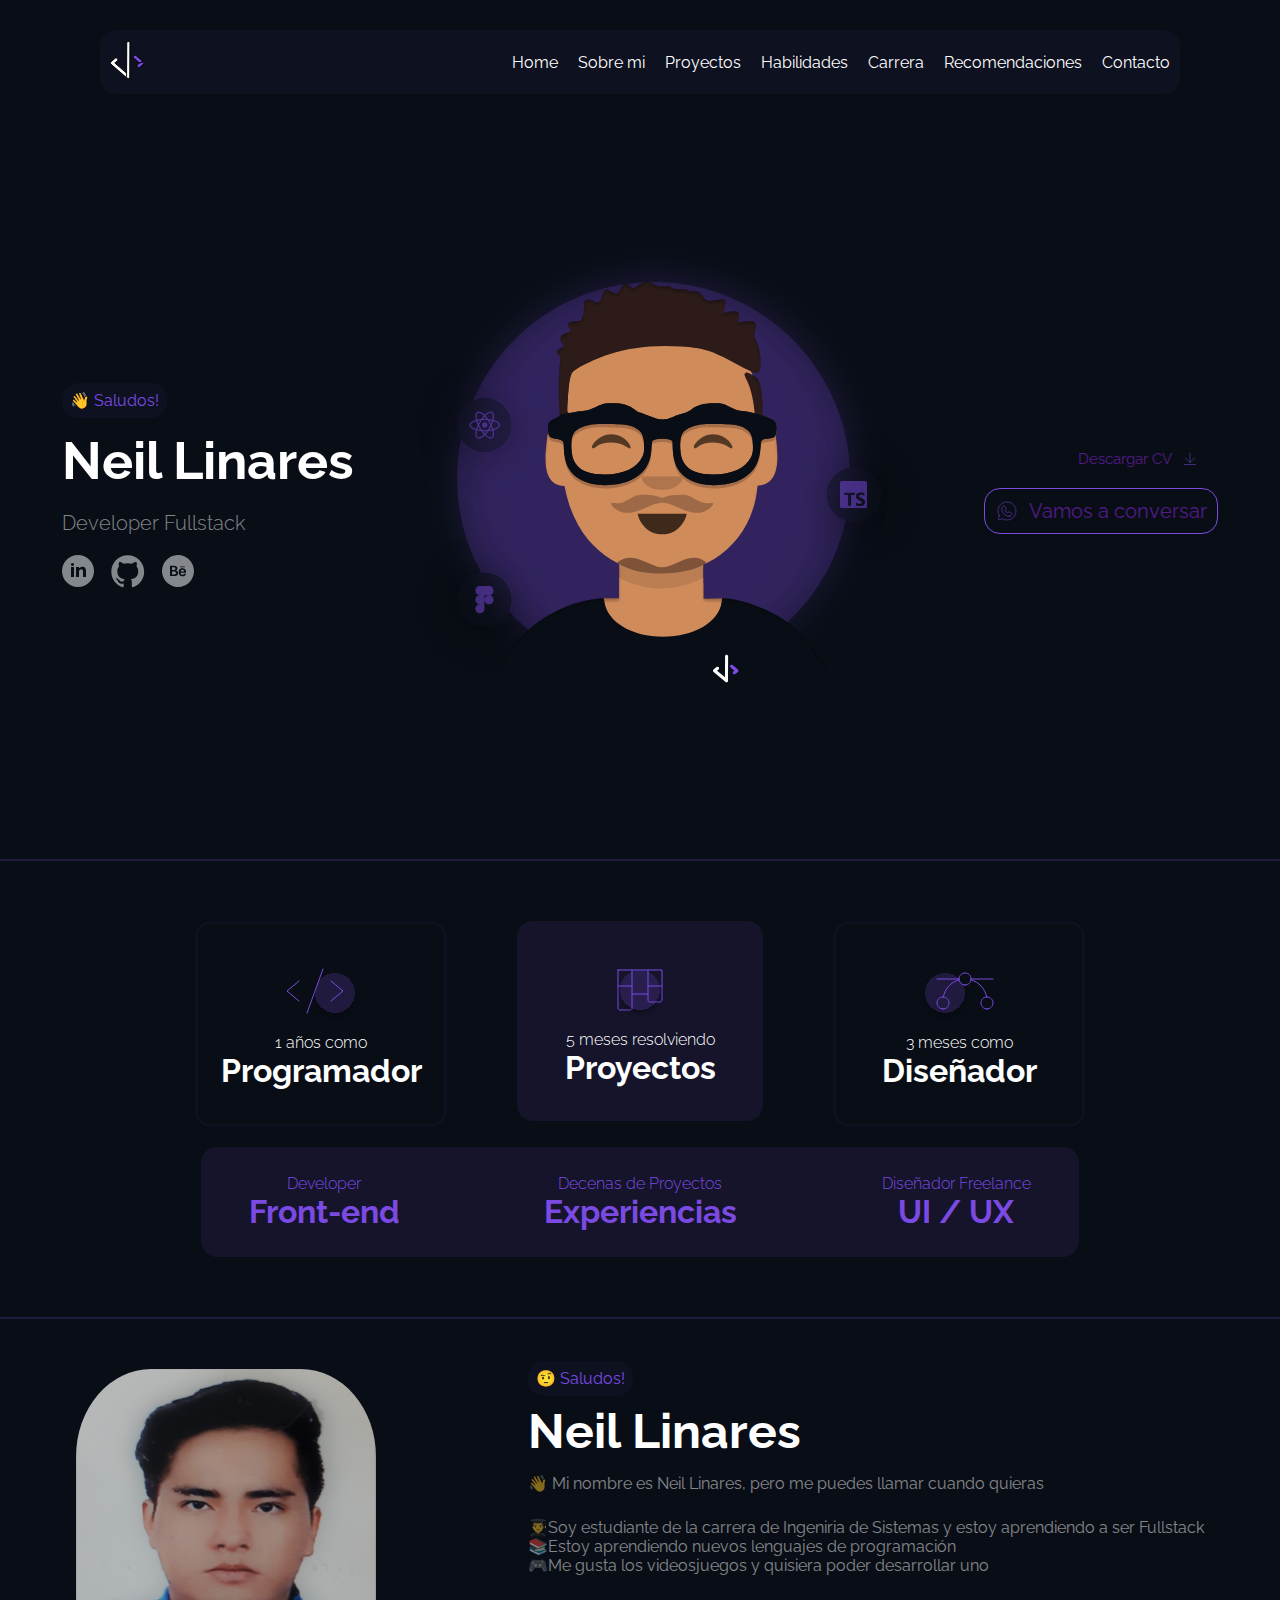
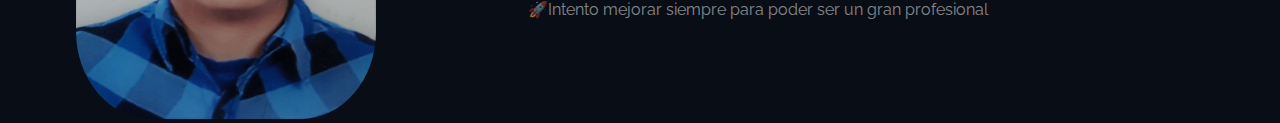
<file: Portafolio/index.html>
<!DOCTYPE html>
<html lang="en">
  <head>
    <meta charset="UTF-8" />
    <meta name="viewport" content="width=device-width, initial-scale=1.0" />
    <title>Neil Linares - Developer Fullstack</title>

    <!--link de importacionde google fonts que dice head of your html y siempre se pone antes de importar el css-->
    <link rel="preconnect" href="https://fonts.googleapis.com" />
    <link rel="preconnect" href="https://fonts.gstatic.com" crossorigin />
    <link
      href="https://fonts.googleapis.com/css2?family=Raleway:ital,wght@0,100..900;1,100..900&display=swap"
      rel="stylesheet"
    />

    <link rel="stylesheet" href="./css/style.css" />
  </head>
  <body>
    <nav>
      <div>
        <img src="./images/Logo.svg" alt="Logo" width="35px" height="40px" />
      </div>
      <div>
        <ul class="nav-list">
          <li><a href="">Home</a></li>
          <li><a href="">Sobre mi</a></li>
          <li><a href="">Proyectos</a></li>
          <li><a href="">Habilidades</a></li>
          <li><a href="">Carrera</a></li>
          <li><a href="">Recomendaciones</a></li>
          <li><a href="">Contacto</a></li>
        </ul>
      </div>
    </nav>
    <main>
      <div>
        <span class="gretting">👋 Saludos!</span>
        <h1 class="title">Neil Linares</h1>
        <p class="description">Developer Fullstack</p>
        <div class="social-links">
          <a href=""><img src="./images/linkedin.svg" alt="LinkedIn" /></a>
          <a href=""><img src="./images/github.svg" alt="Github" /></a>
          <a href=""><img src="./images/behance.svg" alt="Instagram" /></a>
        </div>
      </div>
      <div>
        <img
          src="./images/AvatarAndIcons.svg"
          alt="Neil Linares - Foto de perfil"
          width="500px"
          height="500px"
        />
      </div>
      <div>
        <div class="cv">
          <p>
            <a href="">Descargar CV</a>
          </p>
          <img src="./images/ArrowLineDown.svg" alt="Descargar" />
        </div>
        <div class="chat">
          <img src="./images/WhatsappLogo.svg" alt="Logo de Whatsapp" />
          <p>
            <a href="">Vamos a conversar</a>
          </p>
        </div>
      </div>
    </main>
    <hr class="divider" />
    <section>
      <div class="container-cards">
        <div>
          <img src="./images/Developer.svg" alt="Logo de desarrollador" />
          <p>1 años como</p>
          <h3>Programador</h3>
        </div>
        <div>
          <img src="./images/Projects.svg" alt="Logo de desarrollador" />
          <p>5 meses resolviendo</p>
          <h3>Proyectos</h3>
        </div>
        <div>
          <img src="./images/Designer.svg" alt="Logo de desarrollador" />
          <p>3 meses como</p>
          <h3>Diseñador</h3>
        </div>
      </div>
      <div class="container-summary">
        <div>
          <p>Developer</p>
          <p>Front-end</p>
        </div>
        <div>
          <p>Decenas de Proyectos</p>
          <p>Experiencias</p>
        </div>
        <div>
          <p>Diseñador Freelance</p>
          <p>UI / UX</p>
        </div>
      </div>
    </section>
    <hr class="divider" />
    <section class="sobre-mi">
      <div class="foto-perfil">
        <img
          src="./images/foto.jpg"
          alt="Foto de perfil"
          width="300px"
          height="350px"
        />
      </div>
      <div class="information">
        <span class="gretting">🤨 Saludos!</span>
        <h2>Neil Linares</h2>
        <p class="name">
          👋 Mi nombre es Neil Linares, pero me puedes llamar cuando quieras
        </p>
        <div class="about-me">
          <p>
            👨‍🎓Soy estudiante de la carrera de Ingeniria de Sistemas y estoy
            aprendiendo a ser Fullstack
          </p>
          <p>📚Estoy aprendiendo nuevos lenguajes de programación</p>
          <p>🎮Me gusta los videosjuegos y quisiera poder desarrollar uno</p>
        </div>

        <p class="end">
          🚀Intento mejorar siempre para poder ser un gran profesional
        </p>
      </div>
    </section>
  </body>
</html>
</file>
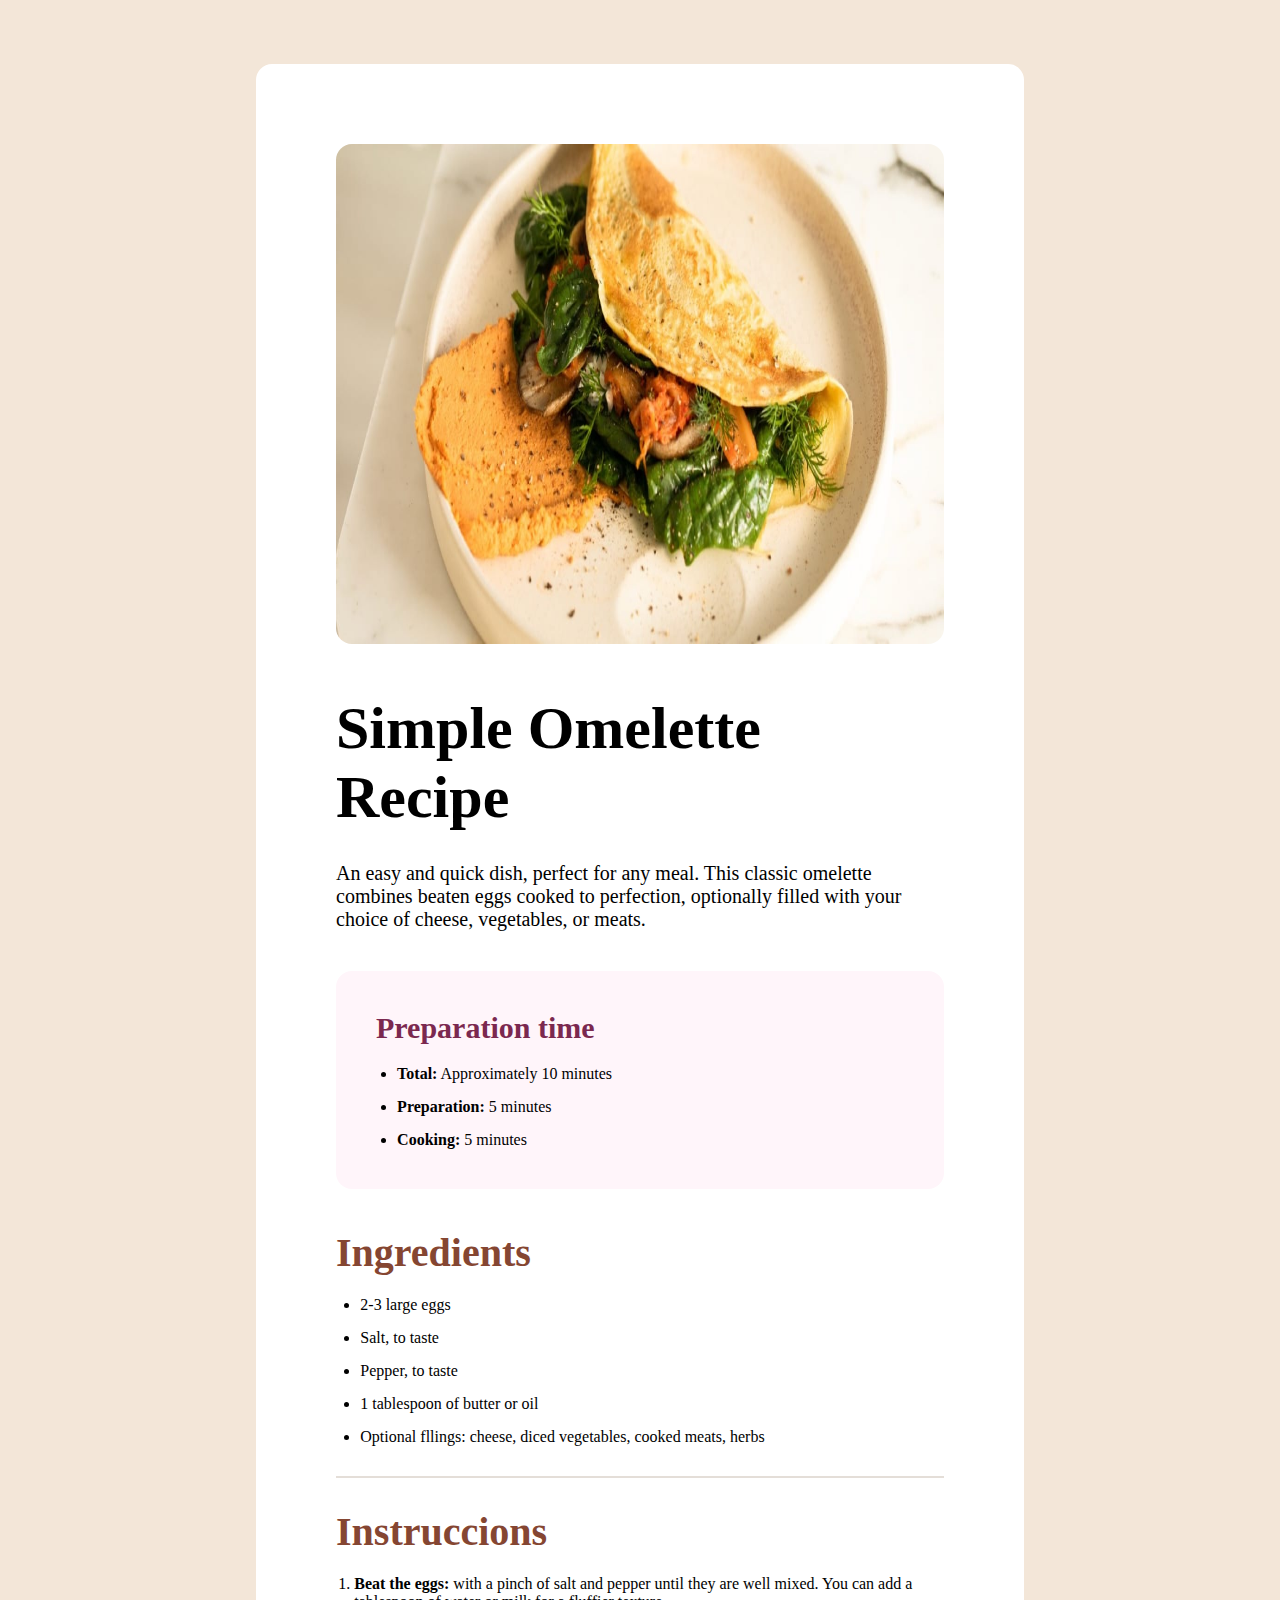
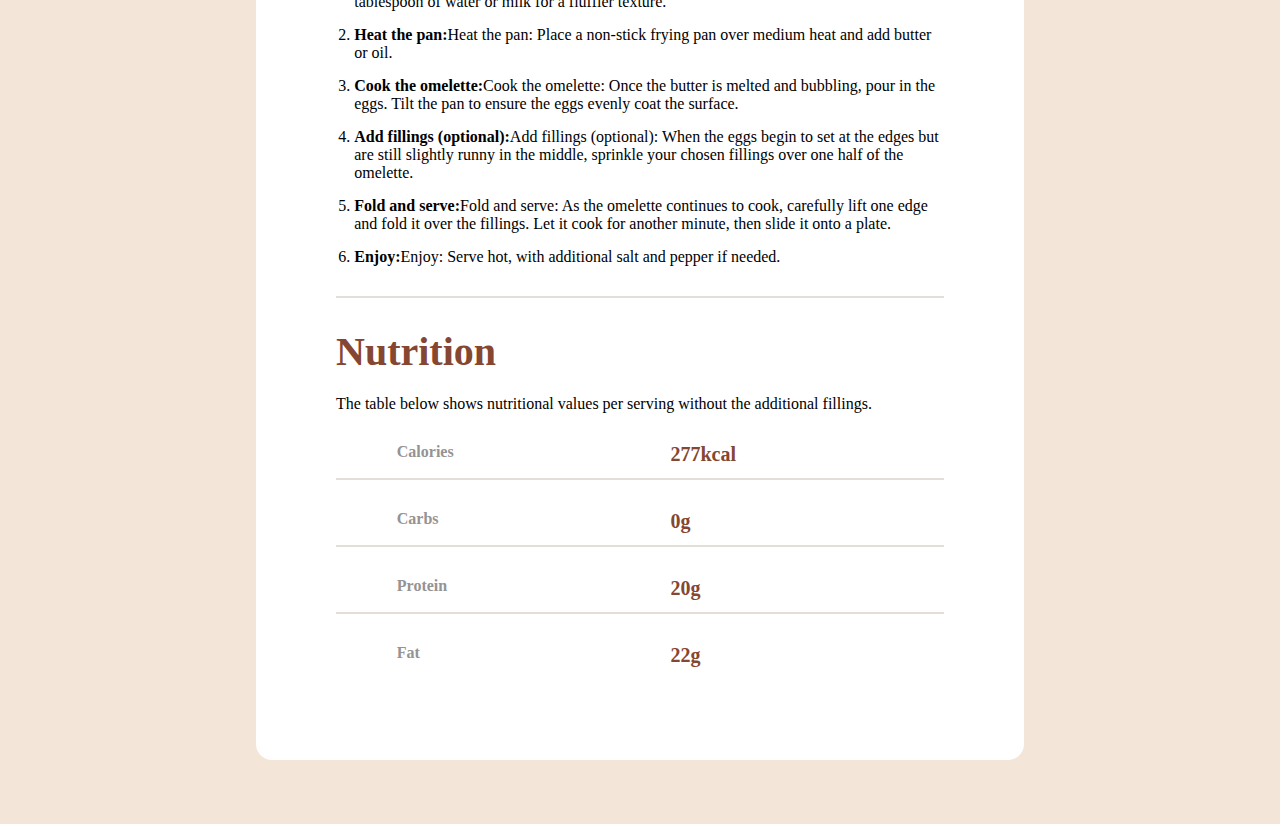
<file: Retos-Frontend-Mentor/Reto-Recipe-page/index.html>
<!DOCTYPE html>
<html lang="en">
  <head>
    <meta charset="UTF-8" />
    <meta name="viewport" content="width=device-width, initial-scale=1.0" />
    <title>Document</title>
    <link rel="stylesheet" href="./css/style.css" />
  </head>
  <body>
    <main>
      <img
        src="./images/image-omelette.jpeg"
        alt="Imagen de un omelette"
        width="100%"
        height="500px"
      />
      <div class="start-omelette">
        <h1>Simple Omelette Recipe</h1>
        <p>
          An easy and quick dish, perfect for any meal. This classic omelette
          combines beaten eggs cooked to perfection, optionally filled with your
          choice of cheese, vegetables, or meats.
        </p>
      </div>
      <div class="preparation">
        <h2>Preparation time</h2>
        <ul>
          <li><b>Total:</b> Approximately 10 minutes</li>
          <li><b>Preparation:</b> 5 minutes</li>
          <li><b>Cooking:</b> 5 minutes</li>
        </ul>
      </div>
      <div class="ingredientes">
        <p><b>Ingredients</b></p>
        <ul>
          <li>2-3 large eggs</li>
          <li>Salt, to taste</li>
          <li>Pepper, to taste</li>
          <li>1 tablespoon of butter or oil</li>
          <li>
            Optional fllings: cheese, diced vegetables, cooked meats, herbs
          </li>
        </ul>
      </div>

      <hr />

      <div class="intrucciones">
        <p><b>Instruccions</b></p>
        <ol>
          <li>
            <b>Beat the eggs:</b> with a pinch of salt and pepper until they are well
            mixed. You can add a tablespoon of water or milk for a fluffier
            texture.
          </li>
          <li>
            <b>Heat the pan:</b>Heat the pan: Place a non-stick frying pan over medium heat and add
            butter or oil.
          </li>
          <li>
            <b>Cook the omelette:</b>Cook the omelette: Once the butter is melted and bubbling, pour in
            the eggs. Tilt the pan to ensure the eggs evenly coat the surface.
          </li>
          <li>
            <b>Add fillings (optional):</b>Add fillings (optional): When the eggs begin to set at the edges but
            are still slightly runny in the middle, sprinkle your chosen
            fillings over one half of the omelette.
          </li>
          <li>
            <b>Fold and serve:</b>Fold and serve: As the omelette continues to cook, carefully lift
            one edge and fold it over the fillings. Let it cook for another
            minute, then slide it onto a plate.
          </li>
          <li><b>Enjoy:</b>Enjoy: Serve hot, with additional salt and pepper if needed.</li>
        </ol>
      </div>

      <hr />

      <div class="nutrition">
        <p><b>Nutrition</b></p>
        <p>
          The table below shows nutritional values per serving without the
          additional fillings.
        </p>
        <div class="calorias">
          <div>
            <p>Calories</p>
            <p>277kcal</p>
          </div>
          <hr />
          <div>
            <p>Carbs</p>
            <p>0g</p>
          </div>
          <hr />
          <div>
            <p>Protein</p>
            <p>20g</p>
          </div>
          <hr />
          <div>
            <p>Fat</p>
            <p>22g</p>
          </div>
        </div>
      </div>
    </main>
  </body>
</html>
</file>
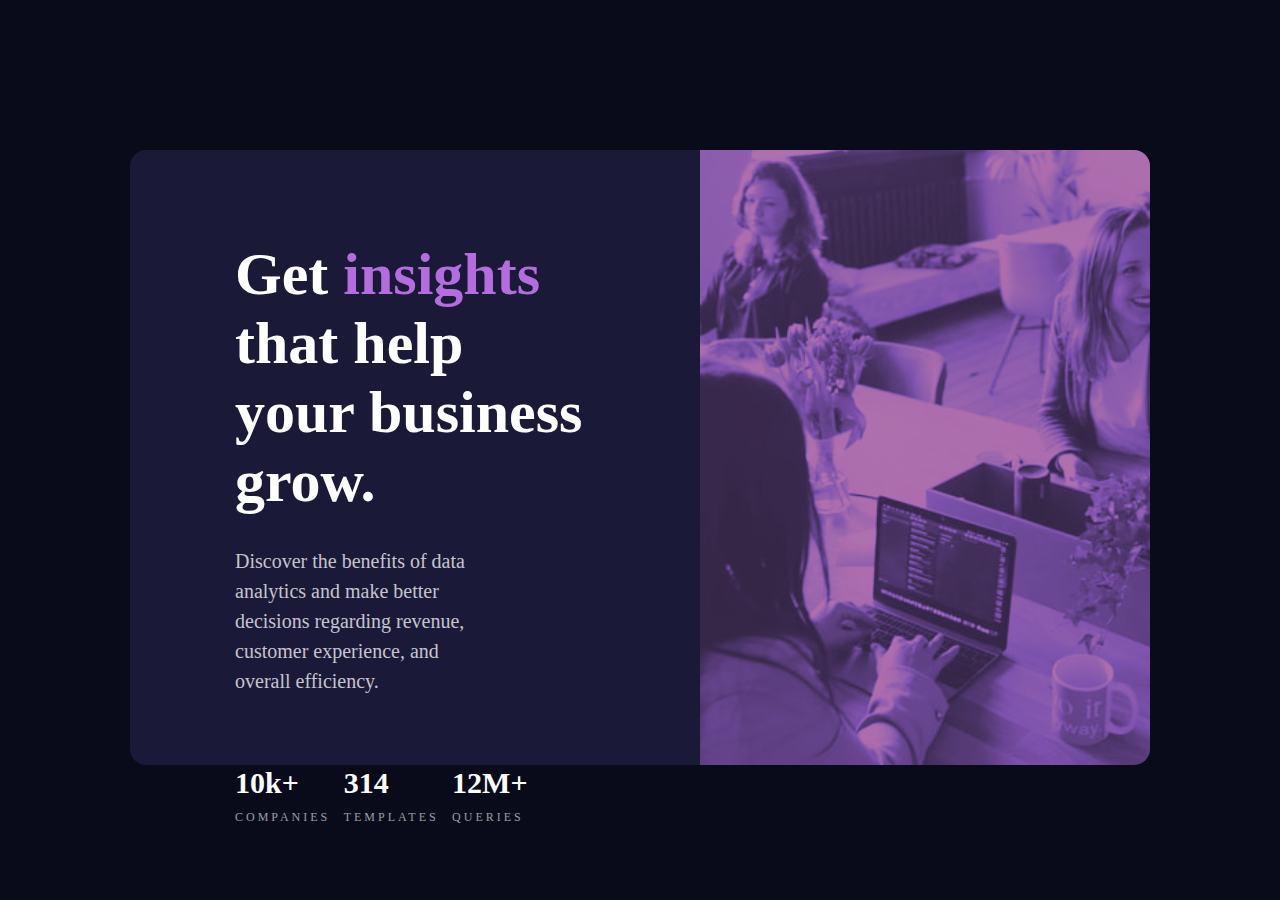
<file: Retos-Frontend-Mentor/Stats-preview-card/index.html>
<!DOCTYPE html>
<html lang="en">
  <head>
    <meta charset="UTF-8" />
    <meta name="viewport" content="width=device-width, initial-scale=1.0" />
    <title>Document</title>
    <link rel="stylesheet" href="./css/style.css">
    <link rel="stylesheet" href="./css/xl.css">
  </head>
  <body>
    <main>
      <div class="imagen"></div>
      <div class="container">
        <h1>Get <font class="palabra">insights</font> that help your business grow.</h1>
        <p class="description">Discover the benefits of data analytics and make better decisions regarding revenue, customer experience, and overall efficiency.</p>
        <div class="status">
          <div class="container-status">
            <p>10k+</p>
            <p>companies</p>
          </div>
          <div class="container-status">
            <p>314</p>
            <p>templates</p>
          </div>
          <div class="container-status">
            <p>12M+</p>
            <p>queries</p>
          </div>
        </div>
      </div>
    </main>
  </body>
</html>
</file>
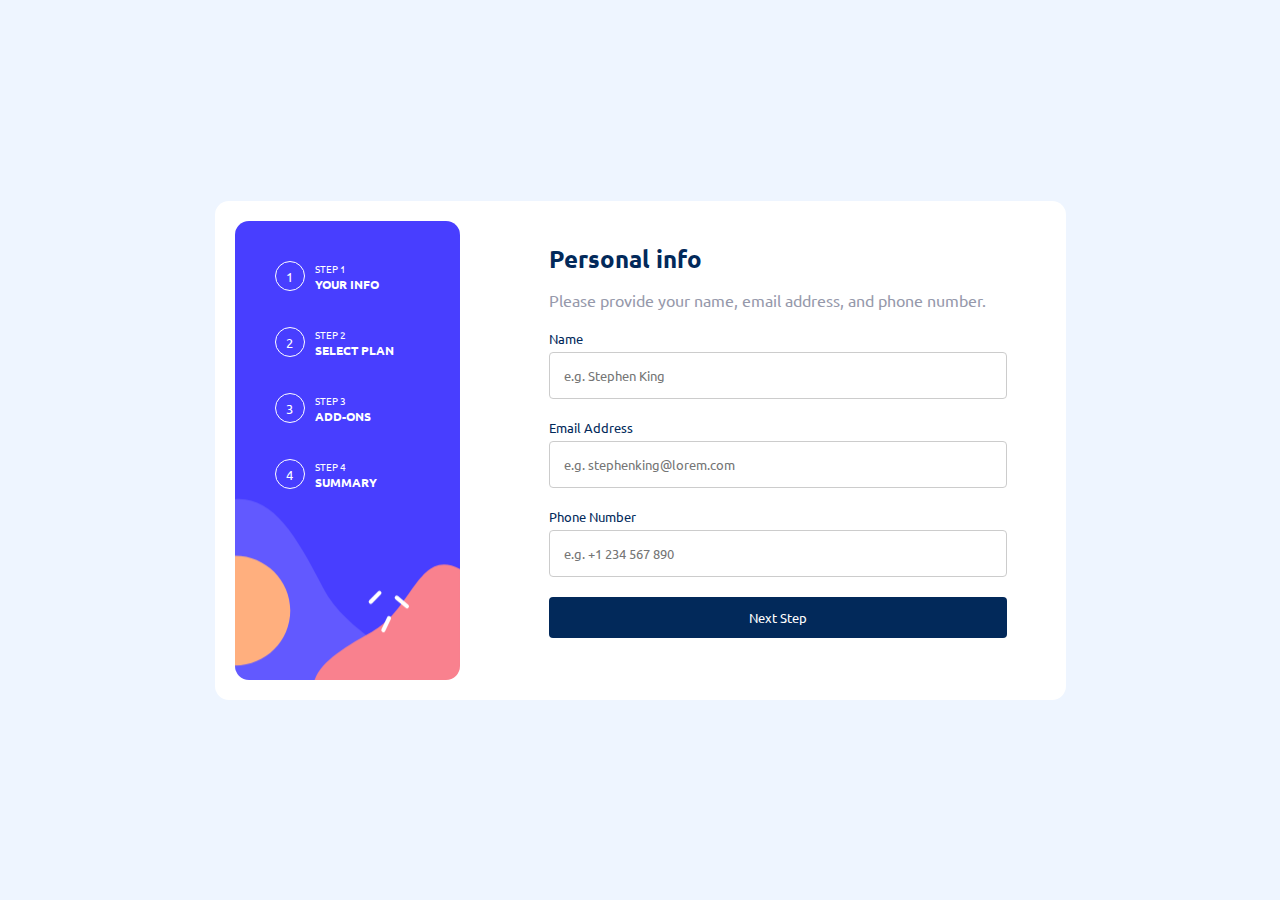
<file: semana-3/multi-step-form/index.html>
<!DOCTYPE html>
<html lang="en">
  <head>
    <meta charset="UTF-8" />
    <meta name="viewport" content="width=device-width, initial-scale=1.0" />
    <title>Multi step form - challenge</title>
    <link rel="stylesheet" href="./css/fonts.css" />
    <link rel="stylesheet" href="./css/style.css" />
    <link rel="stylesheet" href="./css/xl.css" />
  </head>
  <body>
    <main>
      <form>
        <div class="container">
          <section class="container-steps">
            <ul>
              <li><button class="step-button">1</button></li>
              <li><button class="step-button">2</button></li>
              <li><button class="step-button">3</button></li>
              <li><button class="step-button">4</button></li>
            </ul>
          </section>
          <section class="container-menu-desktop">
            <div>
              <div>
                <button class="step-button">1</button>
              </div>
              <div>
                <span class="step-title">STEP 1</span>
                <span class="step-info">YOUR INFO</span>
              </div>
            </div>
            <div>
              <div>
                <button class="step-button">2</button>
              </div>
              <div>
                <span class="step-title">STEP 2</span>
                <span class="step-info">SELECT PLAN</span>
              </div>
            </div>
            <div>
              <div>
                <button class="step-button">3</button>
              </div>
              <div>
                <span class="step-title">STEP 3</span>
                <span class="step-info">ADD-ONS</span>
              </div>
            </div>
            <div>
              <div>
                <button class="step-button">4</button>
              </div>
              <div>
                <span class="step-title">STEP 4</span>
                <span class="step-info">SUMMARY</span>
              </div>
            </div>
          </section>
          <section class="container-info">
            <div>
              <h2 class="title">Personal info</h2>
              <p class="text">
                Please provide your name, email address, and phone number.
              </p>
              <div class="container-form">
                <div>
                  <label for="input-name">Name</label>
                  <input
                    id="input-name"
                    type="text"
                    placeholder="e.g. Stephen King"
                  />
                </div>
                <div>
                  <label for="input-email">Email Address</label>
                  <input
                    id="input-email"
                    type="email"
                    placeholder="e.g. stephenking@lorem.com"
                  />
                </div>
                <div>
                  <label for="input-phone-number">Phone Number</label>
                  <input
                    id="input-phone-number"
                    type="text"
                    placeholder="e.g. +1 234 567 890"
                  />
                </div>
                <div class=" ">
                  <button class="next-button">Next Step</button>
                </div>
              </div>
            </div>
          </section>
        </div>
        <div class="footer">
          <button class="next-button">Next Step</button>
        </div>
      </form>
    </main>
  </body>
</html>
</file>
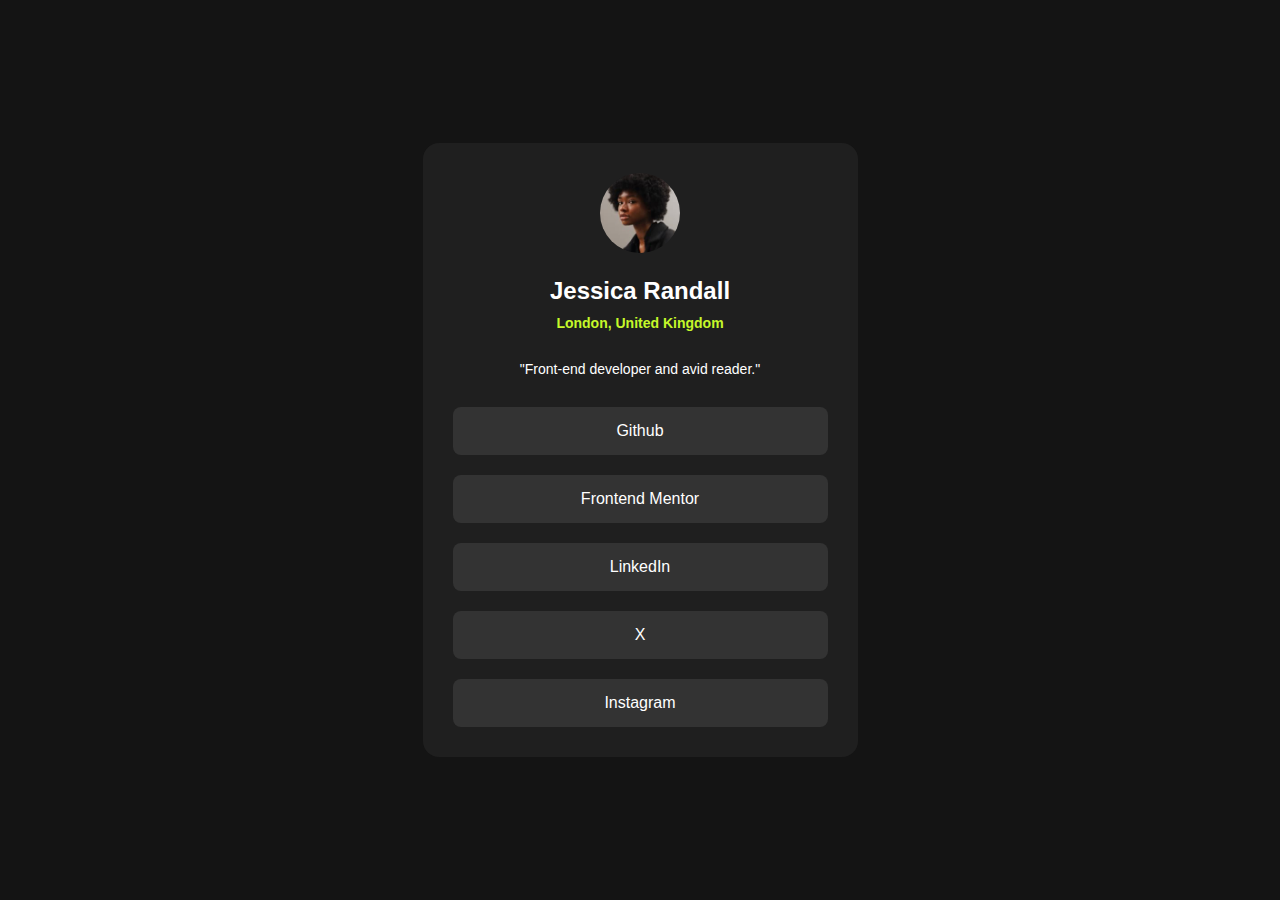
<file: semana-1/reto-1.html>
<!DOCTYPE html>
<html lang="en">
  <head>
    <meta charset="UTF-8" />
    <meta name="viewport" content="width=device-width, initial-scale=1.0" />
    <title>Primera semana - Reto 1</title>
    <link rel="stylesheet" href="./css/style.css" />
  </head>
  <body>
    <main>
      <div>
        <img
          src="images/avatar-jessica.jpeg"
          alt="Foto de perfil"
          width="80px"
          height="80px"
        />
        <h1>Jessica Randall</h1>
        <h2>London, United Kingdom</h2>
        <p>"Front-end developer and avid reader."</p>
        <ul>
          <li><a href="https://github.com/" target="_blank">Github</a></li>
          <li>
            <a href="https://www.frontendmentor.io/" target="_blank"
              >Frontend Mentor</a
            >
          </li>
          <li>
            <a href="https://pe.linkedin.com/" target="_blank">LinkedIn</a>
          </li>
          <li>
            <a href="https://www.instagram.com/?hl=es" target="_blank">X</a>
          </li>
          <li>
            <a href="https://www.instagram.com/?hl=es" target="_blank"
              >Instagram</a
            >
          </li>
        </ul>
      </div>
    </main>
  </body>
</html>
</file>
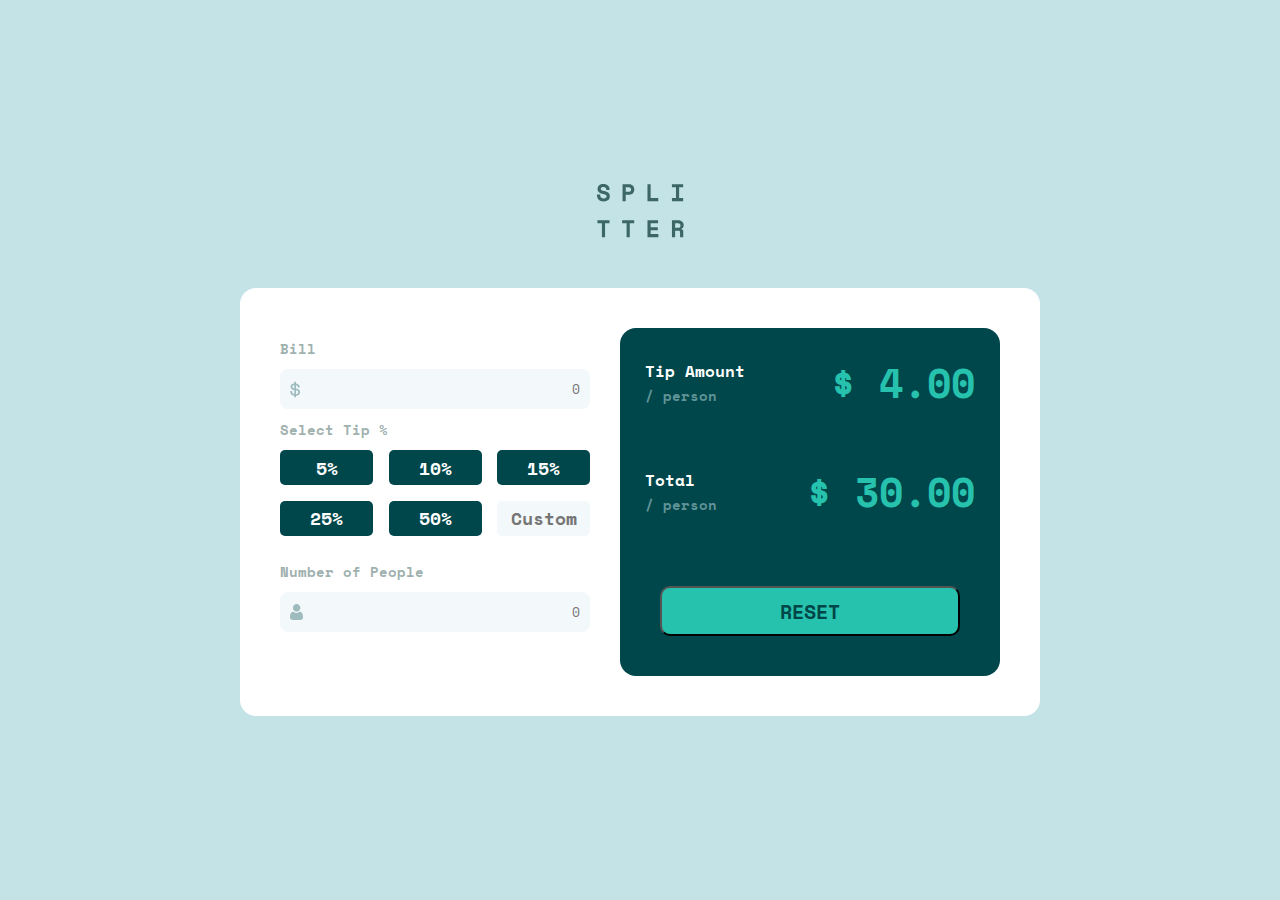
<file: semana-2/tip-calculator.html>
<!DOCTYPE html>
<html lang="en">
  <head>
    <meta charset="UTF-8" />
    <meta name="viewport" content="width=device-width, initial-scale=1.0" />
    <title>Reto 2 - Tip Calculator</title>

    <link rel="preconnect" href="https://fonts.googleapis.com" />
    <link rel="preconnect" href="https://fonts.gstatic.com" crossorigin />
    <link
      href="https://fonts.googleapis.com/css2?family=Space+Mono:wght@400;700&display=swap"
      rel="stylesheet"
    />

    <link rel="stylesheet" href="./css/style.css" />
  </head>
  <body>
    <main>
      <img src="./images/logo.svg" alt="" />
      <form>
        <div>
          <div>
            <!--el for del label da referencia al id que se creo en el input
                        el placeholder es el mensaje que contiene dentro del input-->
            <label for="input-bill" class="text-title">Bill</label>
            <div class="container-input">
              <img src="./images/icon-dollar.svg" alt="Icono de dollar" />
              <input id="input-bill" type="text" placeholder="0" />
            </div>
          </div>
          <div>
            <p class="text-title">Select Tip %</p>
            <div class="container-percentage">
              <button>5%</button>
              <button>10%</button>
              <button>15%</button>
              <button>25%</button>
              <button>50%</button>
              <input type="text" placeholder="Custom" />
            </div>
          </div>
          <div>
            <label for="input-people" class="text-title"
              >Number of People</label
            >
            <div class="container-input">
              <img src="./images/icon-person.svg" alt="Icono de persona" />
              <input id="input-people" type="text" placeholder="0" />
            </div>
          </div>
        </div>
        <div class="container-amount">
          <div class="tip-amount">
            <div>
              <p>Tip Amount</p>
              <span class="span">/ person</span>
            </div>
            <div>
              <p class="monto">$ 4.00</p>
            </div>
          </div>
          <div class="total">
            <div>
              <p>Total</p>
              <span class="span">/ person</span>
            </div>
            <div>
              <p class="monto">$ 30.00</p>
            </div>
          </div>
          <div class="reset">
            <button>RESET</button>
          </div>
        </div>
      </form>
    </main>
  </body>
</html>
</file>
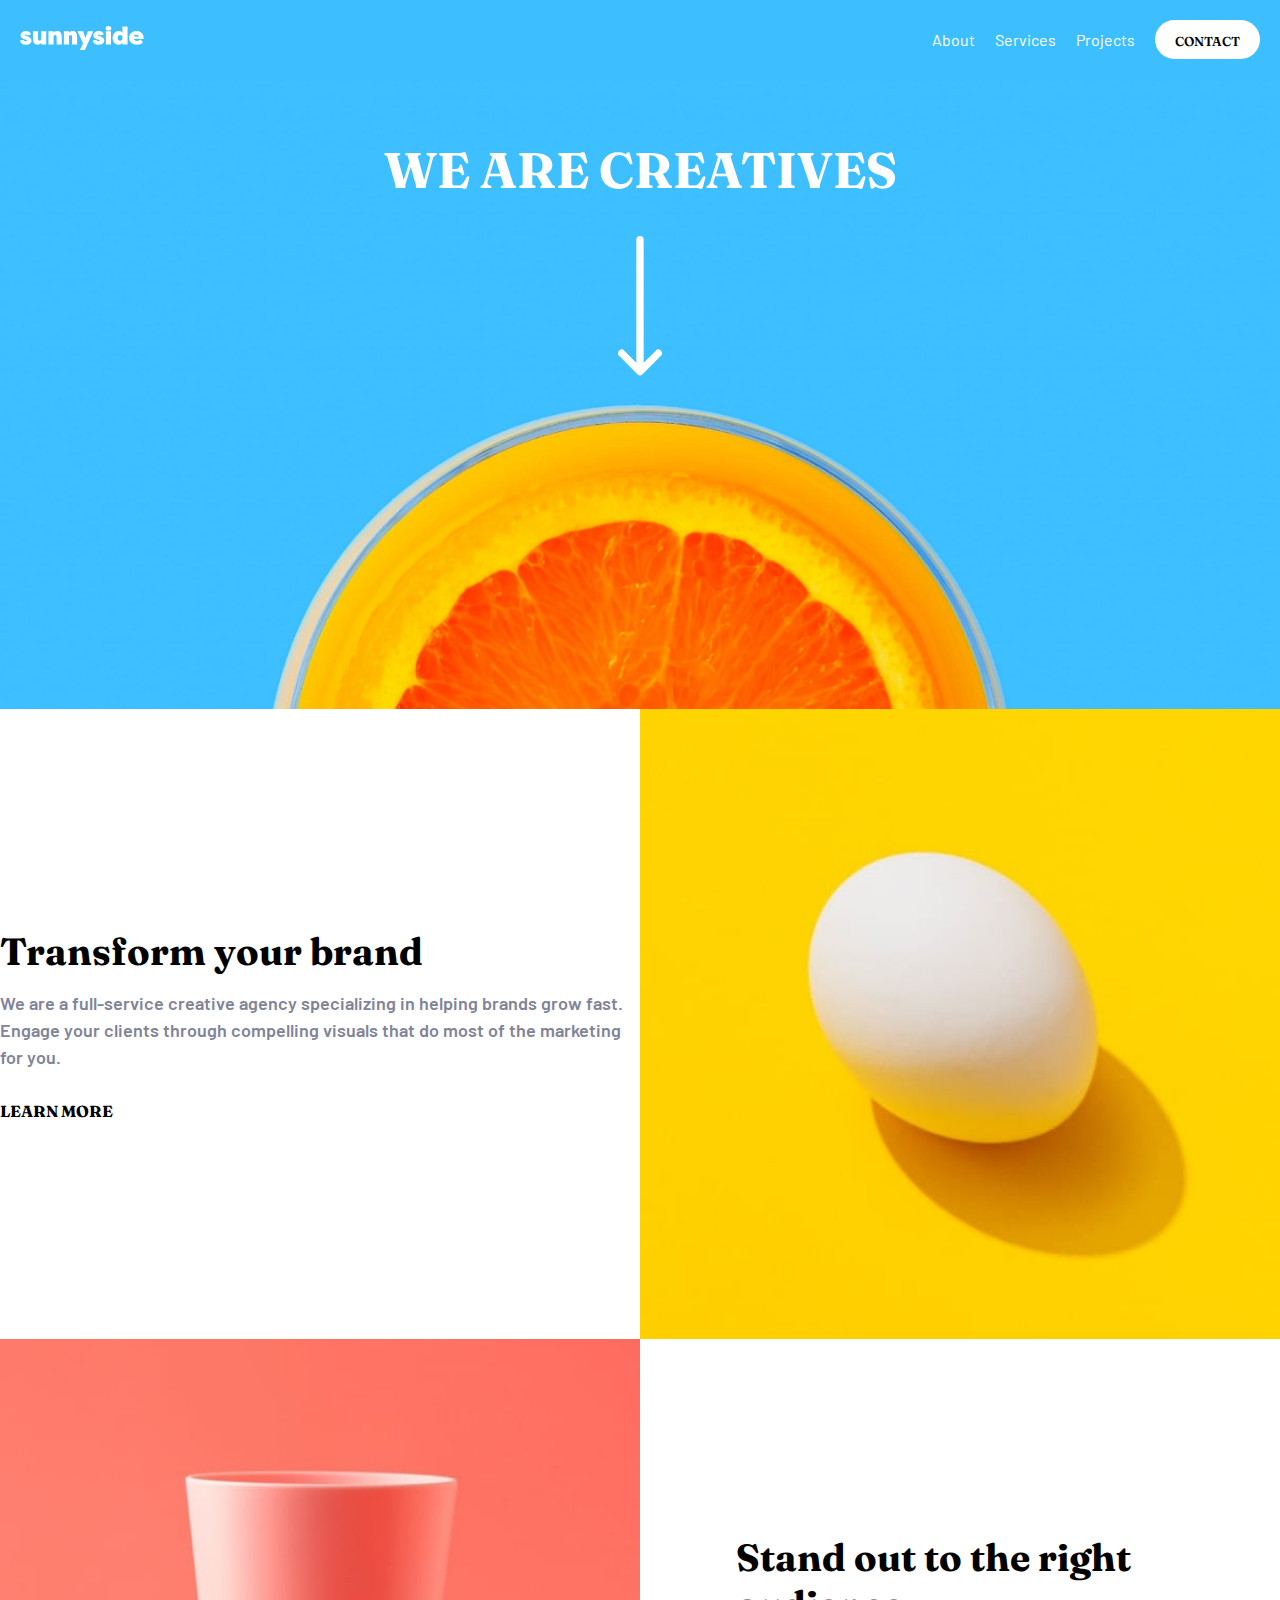
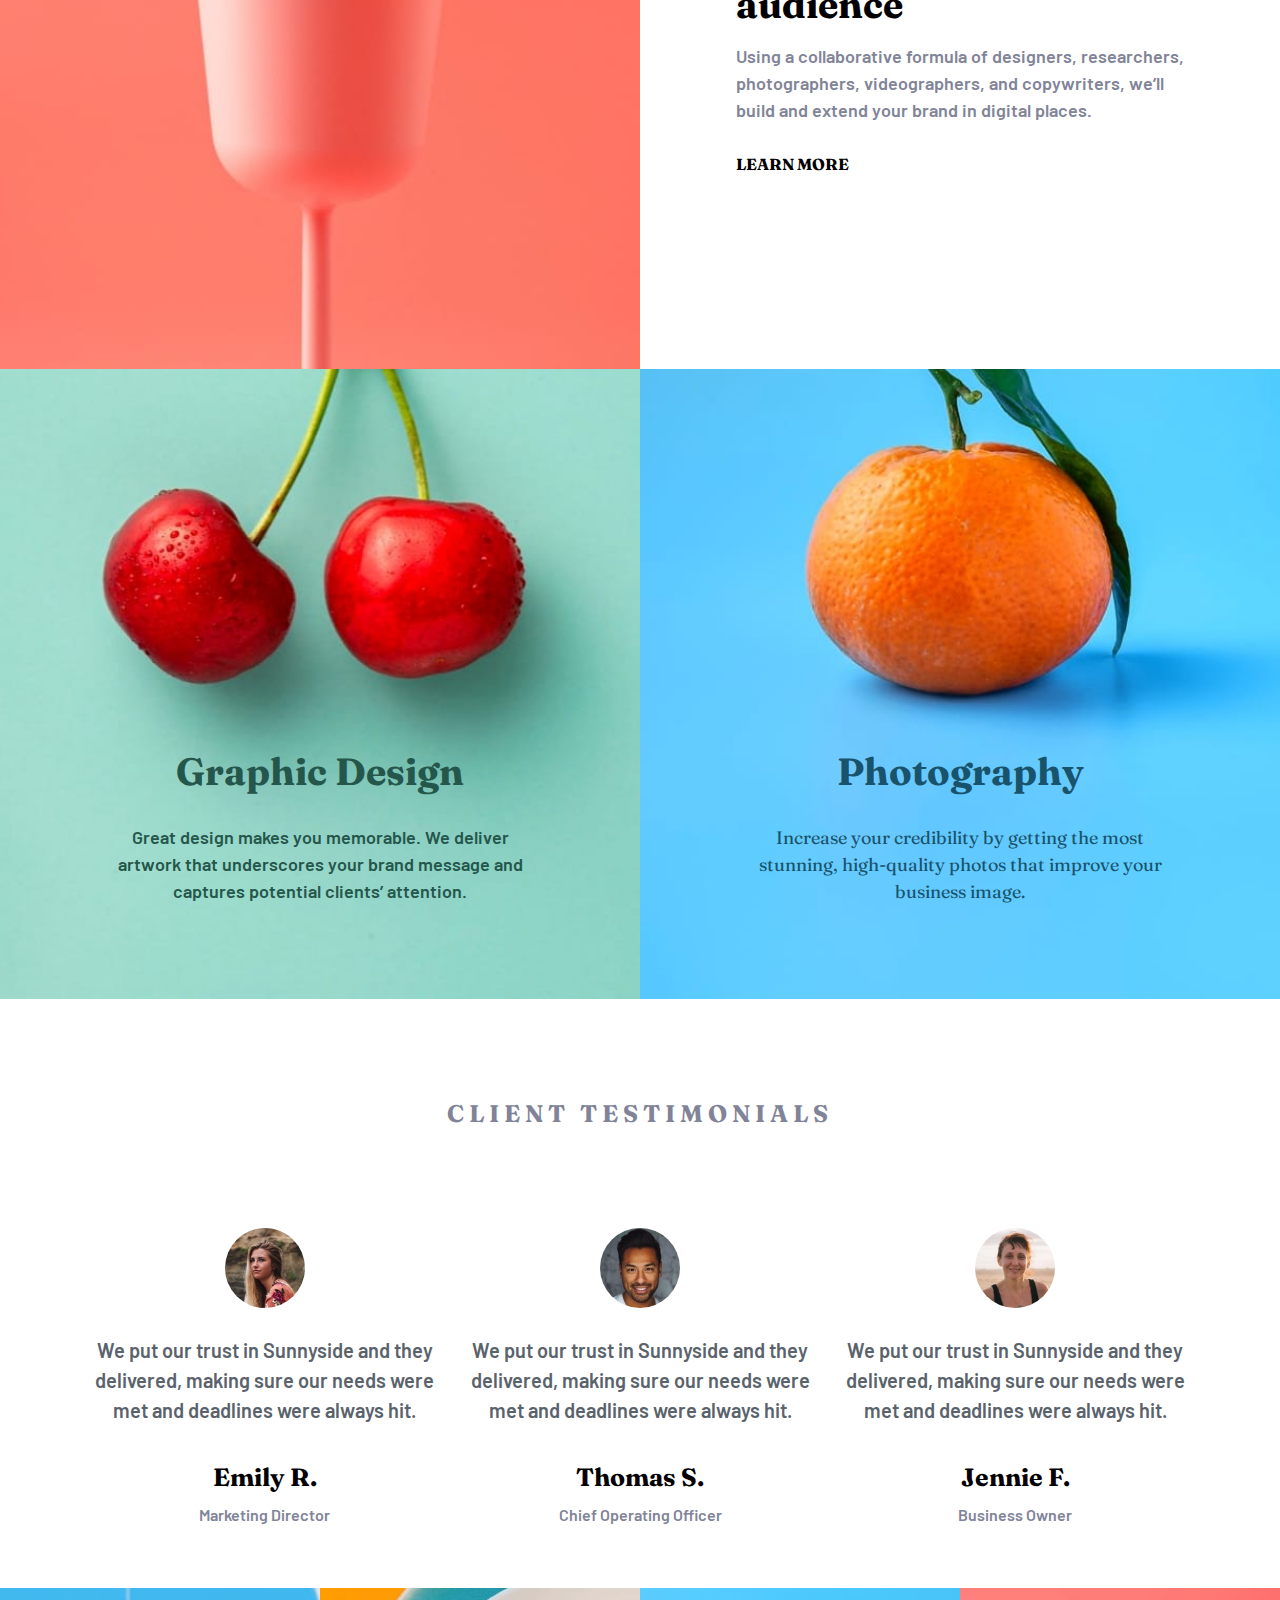
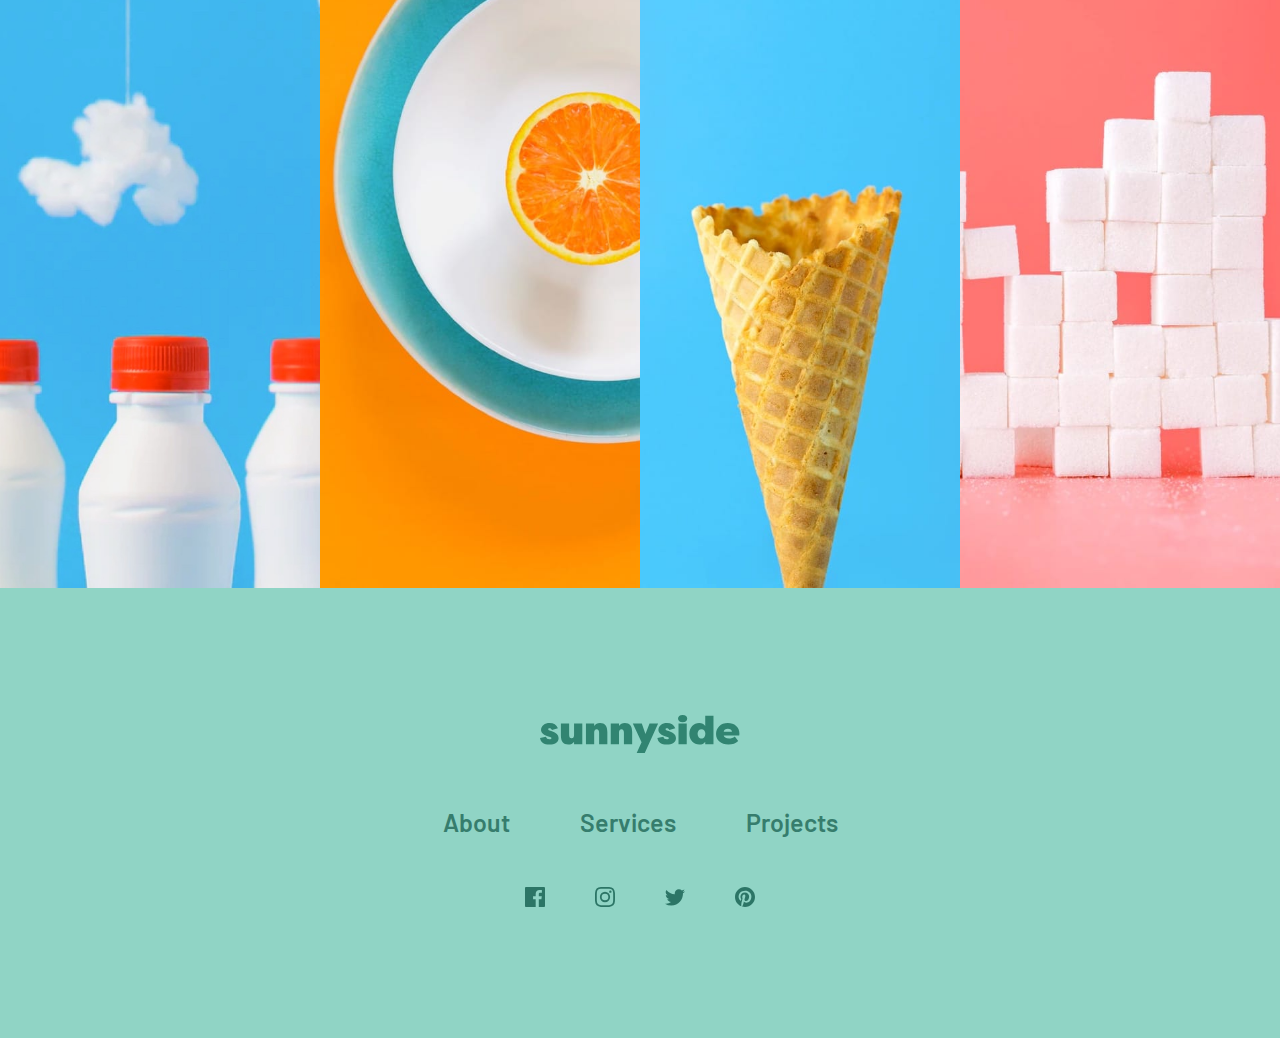
<file: semana-3/sunnyside.html>
<!DOCTYPE html>
<html lang="en">
  <head>
    <meta charset="UTF-8" />
    <meta name="viewport" content="width=device-width, initial-scale=1.0" />
    <title>Sunnyside Challenge</title>

    <link rel="preconnect" href="https://fonts.googleapis.com" />
    <link rel="preconnect" href="https://fonts.gstatic.com" crossorigin />
    <link
      href="https://fonts.googleapis.com/css2?family=Barlow:wght@600&family=Fraunces:opsz,wght@9..144,100..900&display=swap"
      rel="stylesheet"
    />

    <link rel="stylesheet" href="./css/style.css" />
  </head>
  <body>
    <nav class="nav">
      <div><img src="./assets/logo.svg" alt="logo" /></div>
      <div>
        <div>
          <button class="btn-menu">
            <img src="./assets/icons/icon-hamburger.svg" alt="icono de menu" />
          </button>
        </div>
        <div>
          <ul class="menu">
            <li><a href="">About</a></li>
            <li><a href="">Services</a></li>
            <li><a href="">Projects</a></li>
            <li><a href="">Contact</a></li>
          </ul>
        </div>
      </div>
    </nav>
    <main>
      <h1>WE ARE CREATIVES</h1>
      <img
        class="arrow-down"
        src="./assets/icons/icon-arrow-down.svg"
        alt="icono de flecha"
      />
    </main>
    <section class="section-egg">
      <div class="bg-egg"></div>
      <div class="text-center container-egg">
        <div>
          <h2>Transform your brand</h2>
          <p class="font-barlow">
            We are a full-service creative agency specializing in helping brands
            grow fast.
          </p>
          <p class="font-barlow">
            Engage your clients through compelling visuals that do most of the
            marketing for you.
          </p>
          <a class="link" href="#">Learn more</a>
        </div>
      </div>
    </section>
    <section class="section-stand">
      <div class="bg-stand"></div>
      <div class="text-center container-stand">
        <div>
          <h2>Stand out to the right audience</h2>
          <p class="font-barlow">
            Using a collaborative formula of designers, researchers,
            photographers, videographers, and copywriters, we’ll build and
            extend your brand in digital places.
          </p>
          <a class="link" href="#">Learn more</a>
        </div>
      </div>
    </section>
    <section class="container-fruit">
      <section class="bg-cherry text-center">
        <div>
          <h2>Graphic Design</h2>
          <p class="font-barlow">
            Great design makes you memorable. We deliver artwork that
            underscores your brand message and captures potential clients’
            attention.
          </p>
        </div>
      </section>
      <section class="bg-photography text-center">
        <div>
          <h2>Photography</h2>
          <p>
            Increase your credibility by getting the most stunning, high-quality
            photos that improve your business image.
          </p>
        </div>
      </section>
    </section>
    <section class="client text-center">
      <h2>Client Testimonials</h2>
      <div class="container-client">
        <div class="emily">
          <img src="./assets/people/image-emily.jpg" alt="Foto de Emily" />
          <p class="font-barlow">
            We put our trust in Sunnyside and they delivered, making sure our
            needs were met and deadlines were always hit.
          </p>
          <div class="container-name">
            <p>Emily R.</p>
            <p class="font-barlow">Marketing Director</p>
          </div>
        </div>
        <div class="thomas">
          <img src="./assets/people/image-thomas.jpg" alt="Foto de Thomas" />
          <p class="font-barlow">
            We put our trust in Sunnyside and they delivered, making sure our
            needs were met and deadlines were always hit.
          </p>
          <div class="container-name">
            <p>Thomas S.</p>
            <p class="font-barlow">Chief Operating Officer</p>
          </div>
        </div>
        <div class="jennie">
          <img src="./assets/people/image-jennie.jpg" alt="Foto de Jennie" />
          <p class="font-barlow">
            We put our trust in Sunnyside and they delivered, making sure our
            needs were met and deadlines were always hit.
          </p>
          <div class="container-name">
            <p>Jennie F.</p>
            <p class="font-barlow">Business Owner</p>
          </div>
        </div>
      </div>
    </section>
    <section class="section-mini">
      <div class="bg-mini-milk"></div>
      <div class="bg-mini-orange"></div>
      <div class="bg-mini-cone"></div>
      <div class="bg-mini-sugar"></div>
    </section>
  </body>
  <footer class="footer">
    <div>
      <img class="footer-logo" src="./assets/logo.svg" alt="" />
    </div>
    <div>
      <ul class="font-barlow flex footer-menu">
        <li>About</li>
        <li>Services</li>
        <li>Projects</li>
      </ul>
    </div>
    <div class="footer-social-media">
      <a href="">
        <img src="./assets/icons/icon-facebook.svg" alt="">
      </a>
      <a href="">
        <img src="./assets/icons/icon-instagram.svg" alt="">
      </a>
      <a href="">
        <img src="./assets/icons/icon-twitter.svg" alt="">
      </a>
      <a href="">
        <img src="./assets/icons/icon-pinterest.svg" alt="">
      </a>
    </div>
  </footer>
</html>
</file>
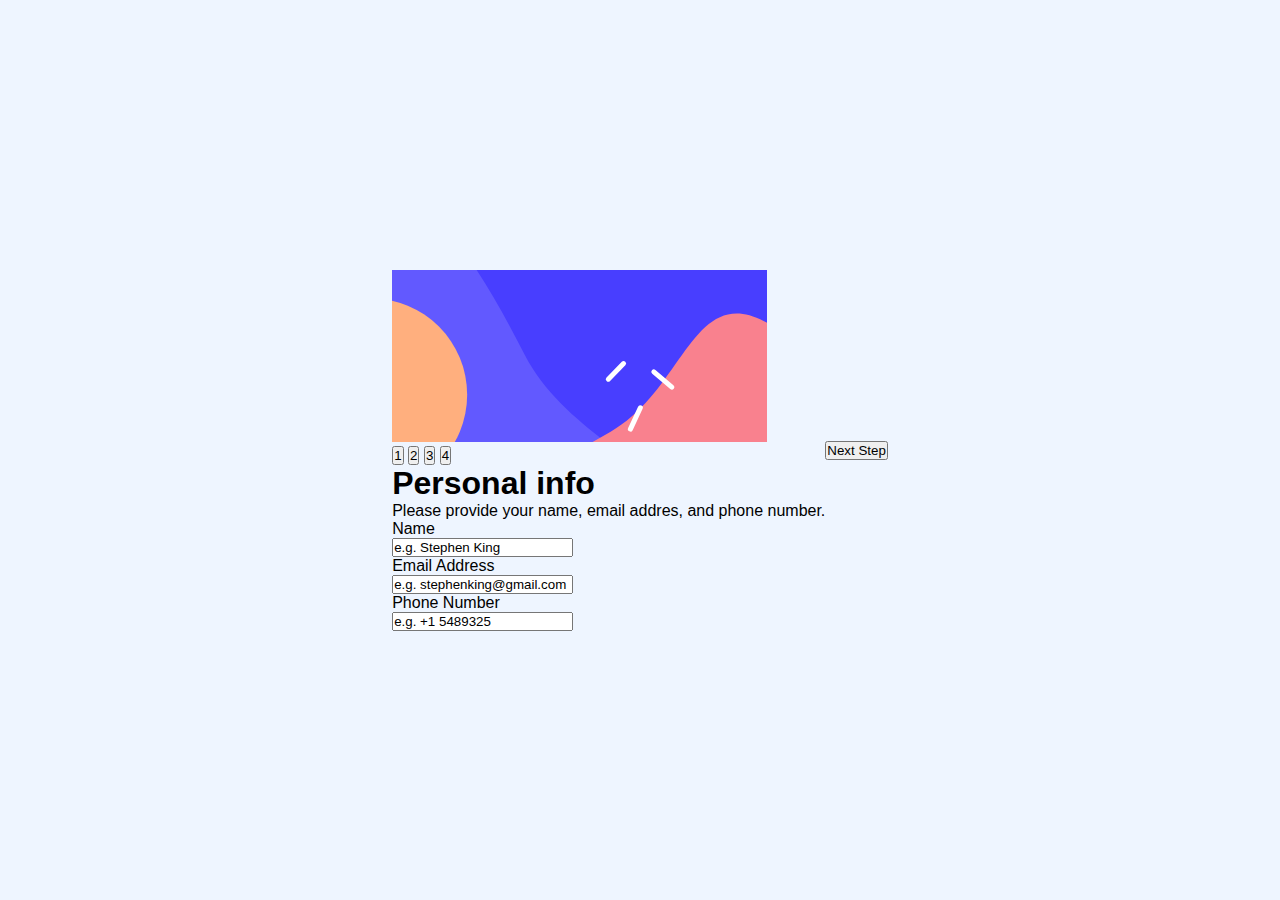
<file: semana-3/multi-step-form/index-old.html>
<!DOCTYPE html>
<html lang="en">
  <head>
    <meta charset="UTF-8" />
    <meta name="viewport" content="width=device-width, initial-scale=1.0" />
    <title>Multi step forms - Challenge</title>
    <link rel="stylesheet" href="./css/style.css" />
    <link rel="stylesheet" href="./css/xl.css">
  </head>
  <body>
    <main>
      <div class="container-1">
        <div>
          <img
            class="bg-sidebar"
            src="./assets/images/bg-sidebar-mobile.svg"
            alt="bg-sidebar"
          />
          <div class="botones-numericos">
            <button>1</button>
            <button>2</button>
            <button>3</button>
            <button>4</button>
          </div>
        </div>
        <section class="seccion-personal">
          <div class="informacion">
            <h1>Personal info</h1>
            <p class="descripcion">Please provide your name, email addres, and phone number.</p>
            <div class="checkbox">
              <p>Name</p>
              <input type="text" value="e.g. Stephen King"/>
              <p>Email Address</p>
              <input type="text" value="e.g. stephenking@gmail.com"/>
              <p>Phone Number</p>
              <input type="text" value="e.g. +1 5489325"/>
            </div>
          </div>
        </section>
      </div>
      <div class="container-2">
        <button class="boton-fijo">Next Step</button>
      </div>
    </main>
  </body>
</html>
</file>
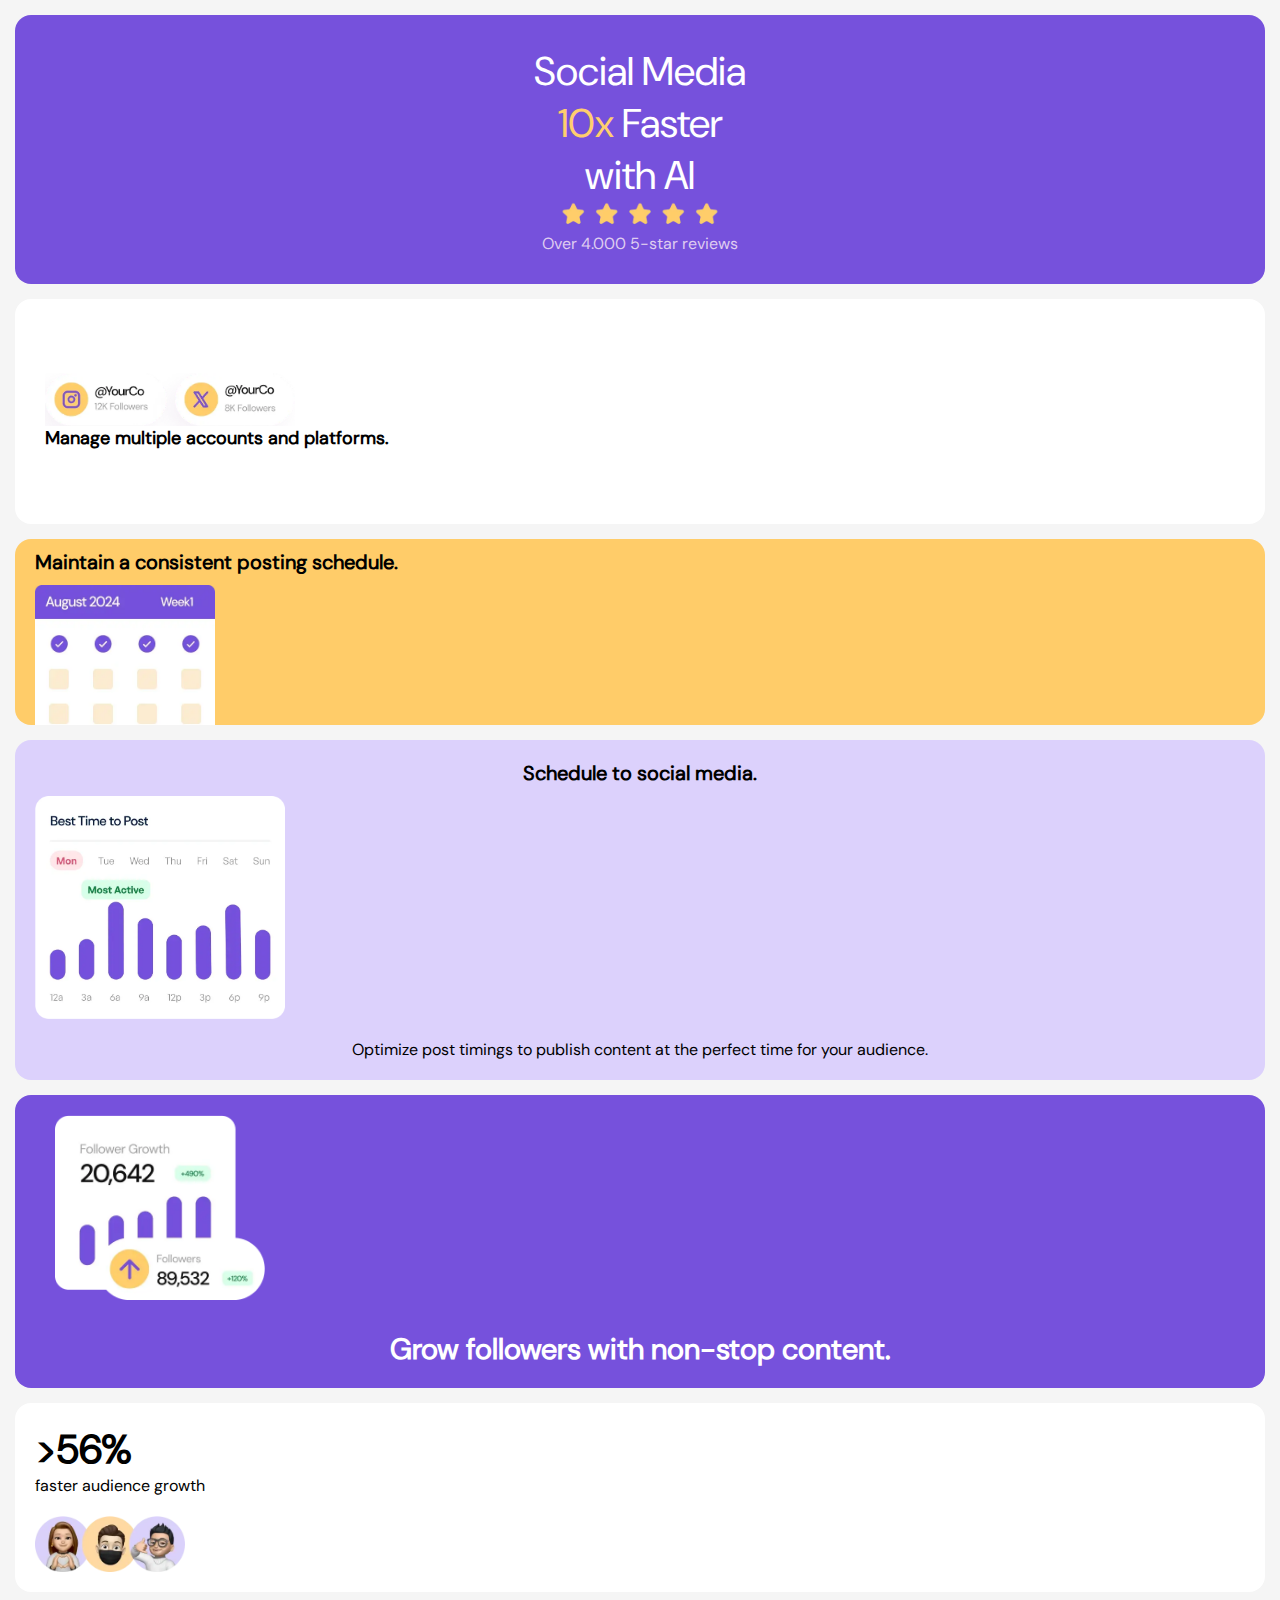
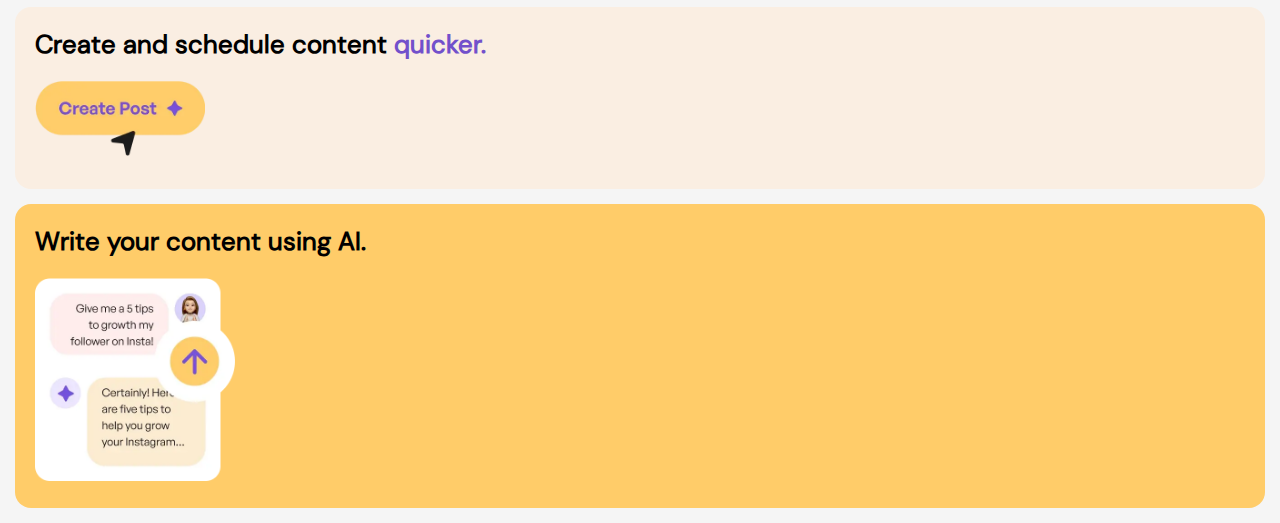
<file: semana-4/bento-grid/bento-grid.html>
<!DOCTYPE html>
<html lang="en">
  <head>
    <meta charset="UTF-8" />
    <meta name="viewport" content="width=device-width, initial-scale=1.0" />
    <title>Bento Grid - Challenges</title>
    <link rel="stylesheet" href="./css/fonts.css" />
    <link rel="stylesheet" href="./css/style.css" />
  </head>
  <body>
    <main>
      <div class="container-social">
        <div class="container-title">
          <p>Social Media</p>
          <p><font color="#FFCE6E">10x</font> Faster</p>
          <p>with AI</p>
        </div>
        <img class="stars"
          src="./assets/images/illustration-five-stars.webp"
          alt="estrellas"
          width="160px"
        />
        <p class="puntuacion">Over 4.000 5-star reviews</p>
      </div>
      <div class="logo-social">
        <img src="./assets/images/illustration-multiple-platforms.webp" alt=""
        width="250px">
        <h2>Manage multiple accounts and platforms.</h2>
      </div>
      <div class="calendario">
        <h2>Maintain a consistent posting schedule.</h2>
        <img src="./assets/images/illustration-consistent-schedule.webp" alt=""
        width="180px"
        height="140px">
      </div>
      <div class="post">
        <h3>Schedule to social media.</h3>
        <img src="./assets/images/illustration-schedule-posts.webp" alt=""
        width="250px"
        >
        <p>Optimize post timings to publish content at the perfect time for your audience.</p>
      </div>
      <div class="followers">
        <img src="./assets/images/illustration-grow-followers.webp" alt=""
        width="230px">
        <h3>Grow followers with non-stop content.</h3>
      </div>
      <div class="audience">
        <p>>56%</p>
        <p>faster audience growth</p>
        <img src="./assets/images/illustration-audience-growth.webp" alt=""
        width="150px">
      </div>
      <div class="create-post">
        <h3>Create and schedule content <font color="#7250CB">quicker.</font></h3>
        <img src="./assets/images/illustration-create-post.webp" alt=""
        width="170px">
      </div>
      <div class="ai-content">
        <h3>Write your content using AI.</h3>
        <img src="./assets/images/illustration-ai-content.webp" alt=""
        width="200px">
      </div>
    </main>
  </body>
</html>
</file>
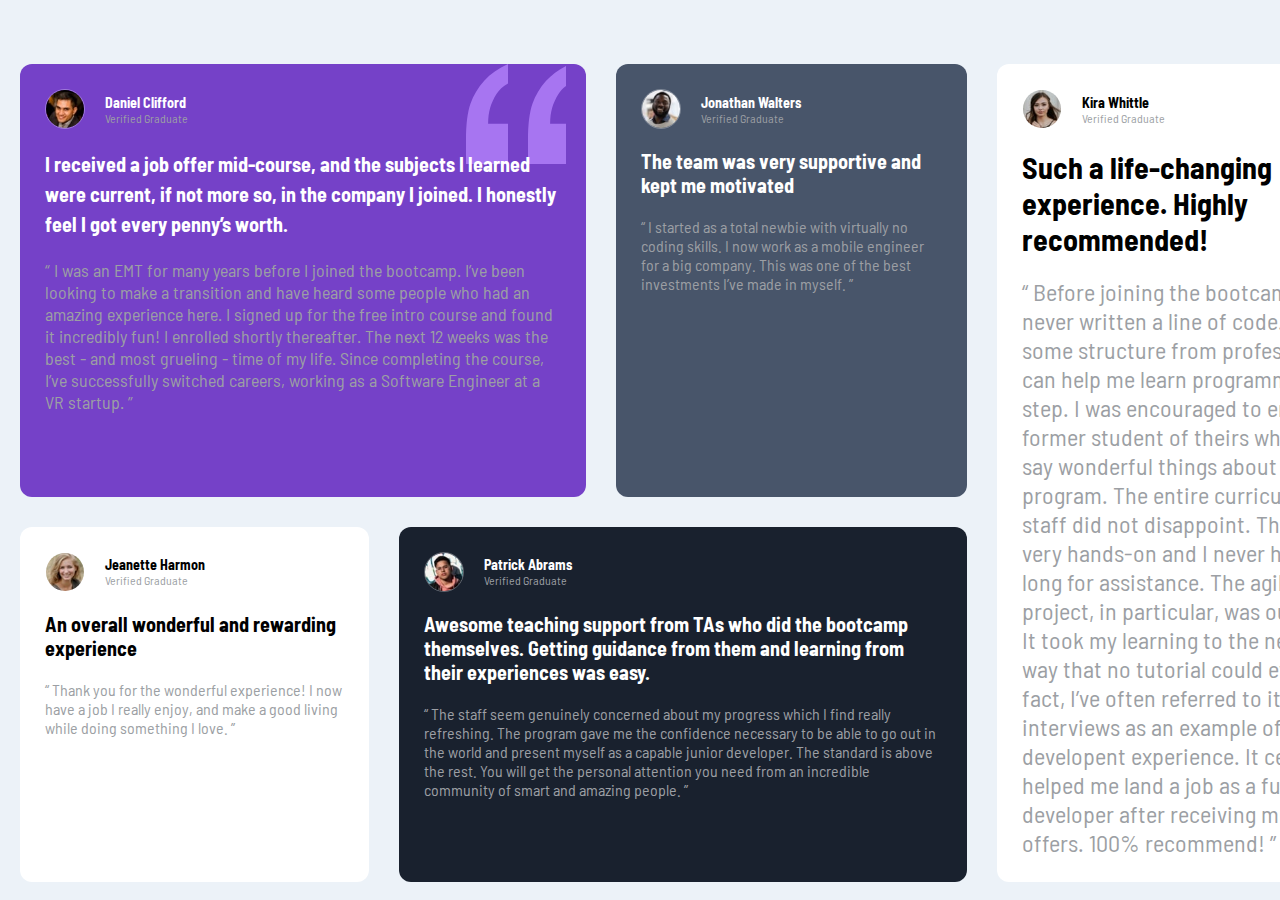
<file: semana-4/Testimonials/testimonials.html>
<!DOCTYPE html>
<html lang="en">
  <head>
    <meta charset="UTF-8" />
    <meta name="viewport" content="width=device-width, initial-scale=1.0" />
    <title>Document</title>

    <link rel="preconnect" href="https://fonts.googleapis.com" />
    <link rel="preconnect" href="https://fonts.gstatic.com" crossorigin />
    <link
      href="https://fonts.googleapis.com/css2?family=Barlow+Semi+Condensed:ital,wght@0,100;0,200;0,300;0,400;0,500;0,600;0,700;0,800;0,900;1,100;1,200;1,300;1,400;1,500;1,600;1,700;1,800;1,900&display=swap"
      rel="stylesheet"
    />

    <link rel="stylesheet" href="./css/style.css" />
    <link rel="stylesheet" href="../Testimonials/css/xl.css">
  </head>
  <body>
    <main>
      <div class="container-daniel">
        <div class="container-profile">
          <img src="./assets/images/image-daniel.jpg" alt="" />
          <div>
            <h3>Daniel Clifford</h3>
            <p>Verified Graduate</p>
          </div>
        </div>
        <h2 class="title">
          I received a job offer mid-course, and the subjects I learned were
          current, if not more so, in the company I joined. I honestly feel I
          got every penny’s worth.
        </h2>
        <p class="description">
          “ I was an EMT for many years before I joined the bootcamp. I’ve been
          looking to make a transition and have heard some people who had an
          amazing experience here. I signed up for the free intro course and
          found it incredibly fun! I enrolled shortly thereafter. The next 12
          weeks was the best - and most grueling - time of my life. Since
          completing the course, I’ve successfully switched careers, working as
          a Software Engineer at a VR startup. ”
        </p>
      </div>
      <div class="container-jonathan">
        <div class="container-profile">
          <img src="./assets/images/image-jonathan.jpg" alt="" />
          <div>
            <h3>Jonathan Walters</h3>
            <p>Verified Graduate</p>
          </div>
        </div>
        <h2 class="title">
          The team was very supportive and kept me motivated
        </h2>
        <p class="description">
          “ I started as a total newbie with virtually no coding skills. I now
          work as a mobile engineer for a big company. This was one of the best
          investments I’ve made in myself. ”
        </p>
      </div>
      <div class="container-jeanette">
        <div class="container-profile">
          <img src="./assets/images/image-jeanette.jpg" alt="" />
          <div>
            <h3>Jeanette Harmon</h3>
            <p>Verified Graduate</p>
          </div>
        </div>
        <h2 class="title">An overall wonderful and rewarding experience</h2>
        <p class="description">
          “ Thank you for the wonderful experience! I now have a job I really
          enjoy, and make a good living while doing something I love. ”
        </p>
      </div>
      <div class="container-patrick">
        <div class="container-profile">
          <img src="./assets/images/image-patrick.jpg" alt="" />
          <div>
            <h3>Patrick Abrams</h3>
            <p>Verified Graduate</p>
          </div>
        </div>
        <h2 class="title">
          Awesome teaching support from TAs who did the bootcamp themselves.
          Getting guidance from them and learning from their experiences was
          easy.
        </h2>
        <p class="description">
          “ The staff seem genuinely concerned about my progress which I find
          really refreshing. The program gave me the confidence necessary to be
          able to go out in the world and present myself as a capable junior
          developer. The standard is above the rest. You will get the personal
          attention you need from an incredible community of smart and amazing
          people. ”
        </p>
      </div>
      <div class="container-kira">
        <div class="container-profile">
          <img src="./assets/images/image-kira.jpg" alt="" />
          <div>
            <h3>Kira Whittle</h3>
            <p>Verified Graduate</p>
          </div>
        </div>
        <h2 class="title">
          Such a life-changing experience. Highly recommended!
        </h2>
        <p class="description">
          “ Before joining the bootcamp, I’ve never written a line of code. I
          needed some structure from professionals who can help me learn
          programming step by step. I was encouraged to enroll by a former
          student of theirs who can only say wonderful things about the program.
          The entire curriculum and staff did not disappoint. They were very
          hands-on and I never had to wait long for assistance. The agile team
          project, in particular, was outstanding. It took my learning to the
          next level in a way that no tutorial could ever have. In fact, I’ve
          often referred to it during interviews as an example of my developent
          experience. It certainly helped me land a job as a full-stack
          developer after receiving multiple offers. 100% recommend! ”
        </p>
      </div>
    </main>
  </body>
</html>
</file>
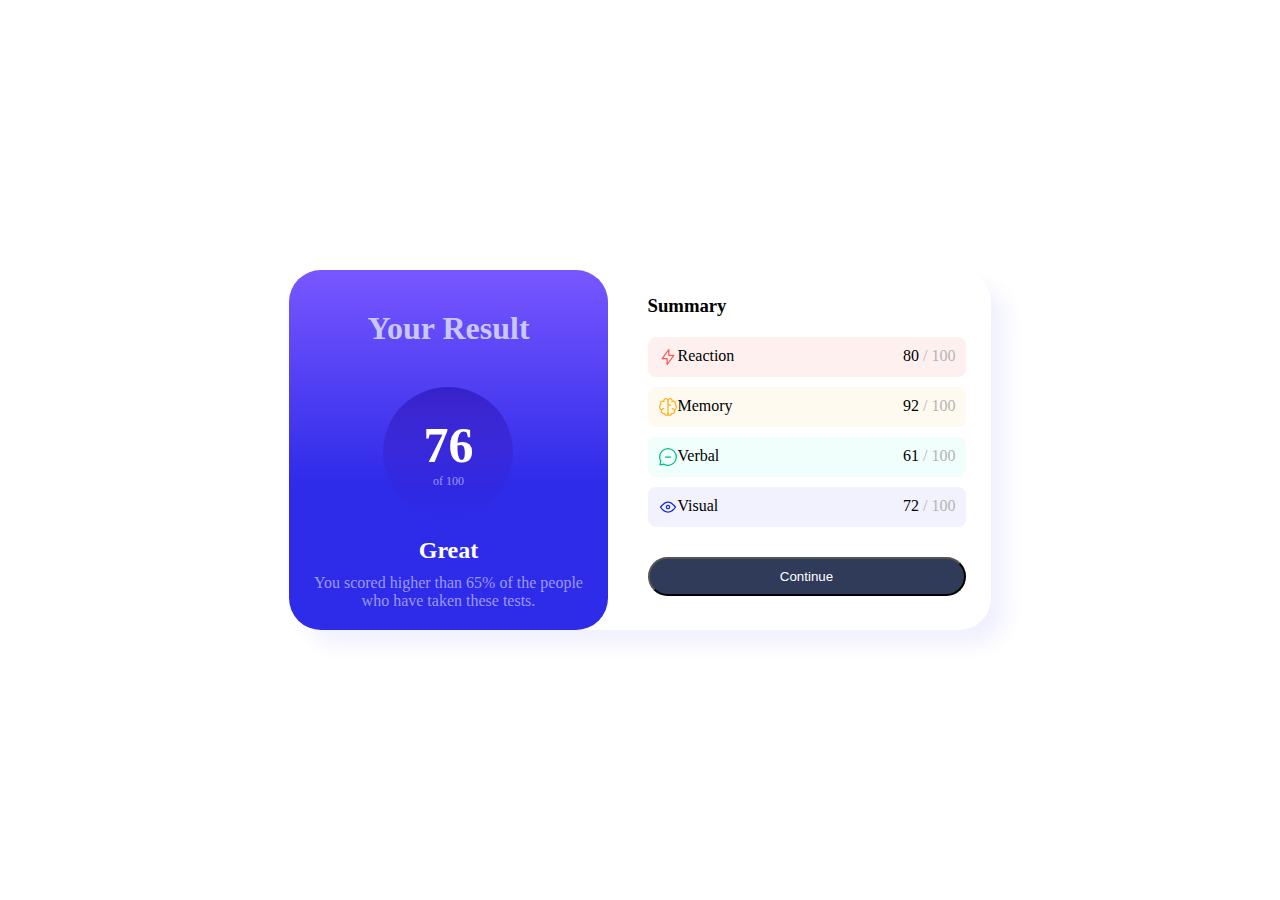
<file: tutorias/result-summary-component/result-summary.html>
<!DOCTYPE html>
<html lang="en">
  <head>
    <meta charset="UTF-8" />
    <meta name="viewport" content="width=device-width, initial-scale=1.0" />
    <title>Result Summary Components - Challenges</title>
    <link rel="stylesheet" href="./css/style.css" />
  </head>
  <body>
    <main>
      <section class="section-result">
        <div class="result">
          <h1>Your Result</h1>
          <div class="puntuacion">
            <p>76</p>
            <p>of 100</p>
          </div>
          <h2>Great</h2>
          <p class="description">
            You scored higher than 65% of the people who have taken these tests.
          </p>
        </div>
      </section>
      <section class="section-percent">
        <div>
          <h3>Summary</h3>
          <div>
            <div class="caja-1 puntuacion-summary">
              <div class="imagen-reaction">
                <img src="./assets/images/icon-reaction.svg" alt="" />
                <p>Reaction</p>
              </div>
              <div>
                80
                <span>/ 100</span>
              </div>
            </div>
            <div class="caja-2 puntuacion-summary">
              <div class="imagen-reaction">
                <img src="./assets/images/icon-memory.svg" alt="" />
                <p>Memory</p>
              </div>
              <div>
                92
                <span>/ 100</span>
              </div>
            </div>
            <div class="caja-3 puntuacion-summary">
              <div class="imagen-reaction">
                <img src="./assets/images/icon-verbal.svg" alt="" />
                <p>Verbal</p>
              </div>
              <div>
                61
                <span>/ 100</span>
              </div>
            </div>
            <div class="caja-4 puntuacion-summary">
              <div class="imagen-reaction">
                <img src="./assets/images/icon-visual.svg" alt="" />
                <p>Visual</p>
              </div>
              <div>
                72
                <span>/ 100</span>
              </div>
            </div>
          </div>
          <button class="boton">Continue</button>
        </div>
      </section>
    </main>
  </body>
</html>
</file>
<file: Portafolio/css/style.css>
*{
    margin: 0;
    padding: 0;
}

body{
    background-color: #090E16;
    font-family: "Raleway", sans-serif;
    color: white;
}

nav{
    margin: 30px 100px;
    padding: 10px;
    border-radius: 16px;
    background-color: rgba(123, 74, 226, 5%);
    display: flex;
    justify-content:space-between;
    align-items: center;
}

.nav-list{
 list-style: none;
 display: flex;
 gap: 20px;
}

.nav-list > li > a{
    text-decoration: none;
    color: white;
}

.nav-list > li > a:hover{
    color: #7B4AE2;
}

main{
    height: 75vh;
    padding: 30px;
    display: flex;
    justify-content: space-around;
    align-items: center;
}

.gretting{
    background-color: rgba(123, 74, 226, 5%);
    color: #7B4AE2;
    padding: 8px;
    border-radius: 16px;
}

.title{
    font-size: 52px;
    margin-top: 20px;
    margin-bottom: 20px;
}

.description{
    font-size: 20px;
    color: rgba(255, 255, 255, 50%);
    font-weight: 300;
    margin-bottom: 20px;
}

.social-links{
    display: flex;
    gap: 17px;
}

.cv{
    margin-right: 20px;
    color: #7B4AE2;
    font-size: 15px;
    display: flex;
    justify-content: end;
    align-items: center;
    gap: 10px;
    
}

.cv > p > a{
    text-decoration: none;
}

.chat{
    padding: 10px;
    color: #7B4AE2;
    font-size: 20px;
    margin-top: 20px;
    border: solid 1px;
    border-radius: 16px;
    display: flex;
    align-items: center;
    gap: 10px;
}

.chat > p > a{
    text-decoration: none;   
}

.divider{
    border: solid rgba(123, 74, 226, 20%) 0.5px;
}

.container-cards{
    margin-top: 60px;
    margin-bottom: 20px;
    display: flex;
    justify-content: center;
    gap: 70px;
}

.container-cards > div{
    border: solid rgba(123, 74, 226, 5%);
    border-radius: 16px;
    display: flex;
    flex-direction: column;
    justify-content: center;
    align-items: center;
    text-align: center;
    width: 246px;
    height: 200px;
}

.container-cards > div:nth-child(2){
    background-color: rgba(123, 74, 226, 10%);
    border: none;
}

.container-cards > div > p{
    font-weight: 300;
    margin-top: 10px;
}

.container-cards > div > h3{
    font-size: 32px;
    font-weight: bold;
}

.container-summary{
    background-color: rgba(123, 74, 226, 10%);
    border-radius: 16px;
    display: flex;
    justify-content: center;
    align-items: center;
    gap: 70px;
    width: 878px;
    height: 110px;
    /*margin auto centra el elemento de forma automatica*/
    margin: auto;
    margin-bottom: 60px;
    color: #7b4ae2;
}

.container-summary > div{
    width: 246px;
    text-align: center;
}

.container-summary > div > p:first-child{
    font-weight: 300;
}

.container-summary > div > p:last-child{
    font-weight: bold;
    font-size: 32px;
}

.sobre-mi{
    margin-top: 50px;
    display: flex;
    justify-content: space-around;
}

.foto-perfil > img{
    border-radius: 25%;
}

.information > h2{
    font-size: 48px;
    margin-top: 15px;
}

.information > p{
    color: rgba(255, 255, 255, 50%);
}

.name{
    margin-top: 15px;
}

.about-me{
    color: rgba(255, 255, 255, 50%);
    margin-top: 25px;
}

.end{
    margin-top: 25px;
}
</file>
<file: Retos-Frontend-Mentor/Reto-Recipe-page/css/style.css>
*{
    margin: 0;
    padding: 0;
}

body{
    background-color: hsl(30, 54%, 90%);
}

main{
    background-color: white;
    border-radius: 16px;
    margin-left: 20%;
    margin-right: 20%;
    margin-top: 5%;
    margin-bottom: 5%;
    display: flex;
    flex-direction: column;
    padding: 80px;
}

img{
    border-radius: 16px;
    margin-bottom: 50px;
}

.start-omelette{
    font-size: 30px;
    margin-bottom: 40px;
}

.start-omelette > h1{
    margin-bottom: 30px;
}

.start-omelette > p{
    font-size: 20px;
}

.preparation{
    background-color: hsl(330, 100%, 98%);
    border-radius: 16px;
    padding: 40px;
    margin-bottom: 40px;
}

.preparation > h2{
    color: hsl(332, 51%, 32%);
    font-size: 30px;
    margin-bottom: 20px;
}

.preparation > ul{
    display: flex;
    flex-direction: column;
    gap: 15px;
    margin-left: 4%;
}

.ingredientes > p{
    font-size: 40px;
    color: hsl(14, 45%, 36%);
    margin-bottom: 20px;
}

.ingredientes > ul{
    display: flex;
    flex-direction: column;
    gap: 15px;
    margin-left: 4%;
    margin-bottom: 30px;
}

hr{
    margin-bottom: 30px;
    border: solid hsl(30, 18%, 87%) 0.3px;
}

.intrucciones > p{
    font-size: 40px;
    color: hsl(14, 45%, 36%);
    margin-bottom: 20px;
}

.intrucciones > ol{
    
    display: flex;
    flex-direction: column;
    gap: 15px;
    margin-left: 3%;
    margin-bottom: 30px;
}

.nutrition > p:first-child{
    font-size: 40px;
    color: hsl(14, 45%, 36%);
    margin-bottom: 20px;
}

.calorias{
    margin-top: 30px;
    display: flex;
    flex-direction: column;
    width: 100%;
}

.calorias > div{
    margin-left: 10%;
    margin-bottom: 2%;
    display: flex;
}

.calorias > div > p:first-child{
    display: flex;
    width: 50%;
    font-weight: bold;
    color: rgb(149, 147, 147);
}

.calorias > div > p:last-child{
    width: 50%;
    font-size: 20px;
    color: hsl(14, 45%, 36%);
    font-weight: bold;
}
</file>
<file: Retos-Frontend-Mentor/Stats-preview-card/css/style.css>
* {
  margin: 0;
  padding: 0;
  box-sizing: border-box;
}

body {
  background-color: hsl(233, 47%, 7%);
}

main {
  margin: 40px;
  border-radius: 16px;
  background-color: hsl(244, 38%, 16%);
}

.imagen {
  background: url(../images/image-header-mobile.jpg);
  filter: invert(18%) sepia(8%) saturate(4000%) hue-rotate(225deg)
    brightness(70%) contrast(89%);
  height: 30vh;
  border-top-left-radius: 16px;
  border-top-right-radius: 16px;
  background-repeat: no-repeat;
  background-position: center;
  background-size: cover;
}

.container{
    height: 55vh;
}

h1{
    color: white;
    font-weight: bold;
    font-size: 40px;
    text-align: center;
    margin-top: 30px;
    margin-left: 45px;
    margin-right: 45px;
}

.palabra{
    color: hsl(277, 64%, 65%);
 }

 .description{
    text-align: center;
    color: hsla(0, 0%, 100%, 0.75);
    font-size: 15px;
    margin-top: 30px;
    margin-left: 45px;
    margin-right: 45px;
    line-height: 1.5;
 }

 .status{
    margin-top: 16px;
    height: 30vh;
    color: white;
    text-align: center;
 }

 .container-status > p:first-child{
    margin-top: 20px;
    font-size: 30px;
    font-weight: bold;
 }

 .container-status > p:last-child{
    margin-top: 10px;
    text-transform: uppercase;
    font-size: 12px;
    letter-spacing: 3px;
    color: hsla(0, 0%, 100%, 0.6);
 }
</file>
<file: Retos-Frontend-Mentor/Stats-preview-card/css/xl.css>
@media (min-width: 1280px) {
  main {
    margin-top: 150px;
    margin-left: 130px;
    margin-right: 130px;
    display: flex;
    flex-direction: row-reverse;
    border-bottom-right-radius: 16px;
  }

  .imagen {
    flex: 1;
    background: url(../images/image-header-desktop.jpg);
    height: auto;
    background-repeat: no-repeat;
    background-position: center;
    background-size: cover;
    border-bottom-right-radius: 16px;
    border-top-left-radius: 0px;
  }

  .container{
    flex: 1;
    margin: 60px;
  }
  h1{
    font-size: 60px;
    text-align: left;
  }
  .description{
    width: 55%;
    text-align: left;
    line-height: 1.5;
    font-size: 20px;
  }
  .status{
    margin-top: 50px;
    text-align: left;
    width: 65%;
    height: 20%;
    display: flex;
    justify-content: space-between;
    margin-left: 45px;
  }
}
</file>
<file: semana-3/multi-step-form/css/fonts.css>
@font-face {
    font-family: "Ubuntu";
    font-weight: 400;
    src: url(../assets/fonts/Ubuntu-Regular.ttf);
}
@font-face {
    font-family: "Ubuntu";
    font-weight: 500;
    src: url(../assets/fonts/Ubuntu-Medium.ttf);
}
@font-face {
    font-family: "Ubuntu";
    font-weight: 700;
    src: url(../assets/fonts/Ubuntu-Bold.ttf);
}
</file>
<file: semana-3/multi-step-form/css/style.css>
* {
    margin: 0;
    padding: 0;
    box-sizing: border-box;
  }
  
  body {
    font-family: "Ubuntu", sans-serif;
  }
  
  input,
  button {
    font-family: "Ubuntu", sans-serif;
  }
  
  main {
    height: 100vh;
  }
  
  .container {
    height: 90vh;
    overflow: auto;
    background-color: #eef5ff;
  }
  
  .container-menu-desktop {
    display: none;
  }
  
  .footer {
    height: 10vh;
    display: flex;
    align-items: center;
    justify-content: end;
    padding: 20px;
  }
  
  .container-steps {
    background: url("../assets/images/bg-sidebar-mobile.svg") no-repeat;
    background-size: cover;
    height: 25vh;
    display: flex;
    justify-content: center;
    padding-top: 40px;
  }
  
  .container-steps > ul {
    list-style: none;
    display: flex;
    gap: 30px;
  }
  
  .step-button {
    background-color: transparent;
    color: #fff;
    border: solid #fff 1px;
    padding: 10px;
    border-radius: 50%;
    width: 30px;
    height: 30px;
    display: flex;
    align-items: center;
    cursor: pointer;
  }
  
  .step-button:hover {
    color: #000;
    background-color: hsl(206, 94%, 87%);
    border: none;
  }
  
  .container-info {
    width: 100%;
    position: absolute;
    top: 15%;
  }
  
  .container-info > div {
    margin: auto;
    padding: 12px;
    width: 90%;
    background-color: #fff;
    border-radius: 8px;
  }
  
  .title {
    color: hsl(213, 96%, 18%);
    margin-top: 10px;
    margin-bottom: 15px;
  }
  
  .text {
    color: hsl(231, 11%, 63%);
  }
  
  .container-form {
    display: flex;
    flex-direction: column;
    margin-top: 20px;
    gap: 20px;
    margin-bottom: 30px;
  }
  
  .container-form > div {
    display: flex;
    flex-direction: column;
    gap: 5px;
    font-size: 13px;
    color: hsl(213, 96%, 18%);
  }
  
  .container-form > div > input {
    outline: none;
    padding: 14px;
    border: 1px #ccc solid;
    border-radius: 4px;
  }
  
  .container-next-button-desktop {
    display: none !important;
  }
  
  .next-button {
    background-color: hsl(213, 96%, 18%);
    color: #fff;
    border: none;
    cursor: pointer;
    padding: 12px;
    border-radius: 4px;
  }
</file>
<file: semana-3/multi-step-form/css/xl.css>
@media (min-width: 1280px) {
    main {
      height: 100vh;
      display: flex;
      align-items: center;
      justify-content: center;
      background-color: #eef5ff;
    }
  
    .container {
      height: auto;
      display: flex;
      padding: 20px;
      border-radius: 14px;
      gap: 50px;
      background-color: #fff;
    }
  
    .footer {
      display: none;
    }
  
    .container-steps {
      display: none;
    }
  
    .container-menu-desktop {
      display: flex;
      flex-direction: column;
      gap: 35px;
      padding: 40px;
      width: 300px;
      background: url("../assets/images/bg-sidebar-desktop.svg") no-repeat;
      background-size: cover;
      border-radius: 14px;
      color: #fff;
      background-position: center;
    }
  
    .container-menu-desktop > div {
      display: flex;
      gap: 10px;
      align-items: center;
    }
  
    .step-title {
      font-size: 10px;
      font-weight: 200;
      display: block;
    }
  
    .step-info {
      font-size: 12px;
      font-weight: bold;
      display: block;
    }
  
    .container-info {
      display: block;
      position: static;
      background-color: #fff;
    }
  
    .container-next-button-desktop {
      position: relative;
      display: block !important;
    }
  
    .container-next-button-desktop > button {
      width: 100px;
      position: absolute;
      right: 0;
    }
  }
</file>
<file: semana-1/css/style.css>
*{
    margin: 0;
    padding: 0;
}
body{
    background-color: hsl(0, 0%, 8%);
    color: hsl(0, 0%, 100%);
    font-family: Helvetica;
}
main{
    height: 100vh;
    display: flex;
    /*centrar de forma vertical*/
    align-items: center;
    /*centrar de forma horizontal*/
    justify-content: center;
}
div{
    background-color: hsl(0, 0%, 12%);
    width: 375px;
    padding: 30px;
    text-align: center;
    border-radius: 16px;
}
img{
    border-radius: 50%;
}
h1{
    font-size: 24px;
    margin-top: 20px;
}
h2{
    color: hsl(75, 94%, 57%);
    font-size: 14px;
    margin-top: 10px;
}
p{
    font-size: 14px;
    margin-top: 30px;
    margin-bottom: 30px;
}
ul{
    list-style: none;
}
ul > li > a{
    text-decoration: none;
    color: white;
    display: block;
    margin-top: 20px;
    background-color: hsl(0, 0%, 20%);
    padding: 15px;
    border-radius: 8px;
}
/*a contiene el pseudocodigo hover, que es que al momento del mause pasar por el a cambia de estado*/
a:hover{
    background-color: hsl(75, 94%, 57%);
    color: black;
}
</file>
<file: semana-2/css/style.css>
* {
  margin: 0;
  padding: 0;
  /*esta opcion hace que el borde sea interno y no externo*/
  box-sizing: border-box;
}

body {
  font-family: "Space Mono", monospace;
  font-weight: bold;
  background-color: #c3e3e6;
}

input,
button {
  font-family: "Space Mono", monospace;
}

main {
  display: flex;
  flex-direction: column;
  justify-content: center;
  align-items: center;
  height: 100vh;
  gap: 50px;
}

form {
  display: flex;
  background-color: white;
  border-radius: 16px;
  padding: 40px;
  gap: 30px;
  width: 800px;
}

form > div {
  /*flex : 1 hace que ambos midan el mismo ancho*/
  flex: 1;
}

.container-input {
  background-color: #f3f8fb;
  display: flex;
  align-items: center;
  justify-content: space-between;
  padding: 10px;
  border-radius: 8px;
}

.container-input > input {
  border: none;
  /*al hacer clic sobre el no haga nada, ni tenga color*/
  outline: none;
  /*el texto se vaa la izquierda*/
  text-align: right;
  /*opcines de background y este hace que sea transparente*/
  background-color: transparent;
}

.text-title {
  font-size: 14px;
  color: #9fb1af;
  display: block;
  margin-bottom: 10px;
  margin-top: 10px;
}

.container-percentage {
  display: flex;
  /*hace que se respete el tamaño de cada elemento*/
  flex-wrap: wrap;
  gap: 5%;
}

/*poner * hace que seleccione todos los elementos*/
.container-percentage > * {
  width: 30%;
  margin-bottom: 5%;
  height: 35px;
  border: none;
  color: white;
  font-weight: bold;
  font-size: 18px;
  background-color: #00474b;
  border-radius: 5px;
}

.container-percentage > input {
  color: #4f6c68;
  background-color: #f3f8fb;
  text-align: center;
  border: none;
  outline: none;
}

.container-percentage > *:hover {
  color: #004648;
  background-color: #26c2ad;
}

.container-amount {
  background-color: #00474b;
  border-radius: 16px;
  color: white;
}

.tip-amount {
  padding: 25px;
  display: flex;
  justify-content: space-between;
  align-items: center;
}

.span {
  color: #609498;
  font-size: 14px;
}

.monto {
  color: #26c2ad;
  font-size: 40px;
}

.total {
  padding: 25px;
  display: flex;
  justify-content: space-between;
  align-items: center;
}

.reset {
  padding: 40px;
  display: flex;
  justify-content: center;
}

.reset > button {
  font-weight: bold;
  font-size: 20px;
  color: #004648;
  background-color: #26c2ad;
  border-radius: 10px;
  width: 300px;
  height: 50px;
}
</file>
<file: semana-3/css/style.css>
* {
  margin: 0;
  padding: 0;
  box-sizing: border-box;
}
body {
  font-family: "Fraunces", sans-serif;
}
.font-barlow {
  font-family: "Barlow", sans-serif;
  font-weight: 600;
}
.text-center {
  text-align: center;
}
.flex{
  display: flex;
}
nav {
  background-color: #3dbeff;
  display: flex;
  justify-content: space-between;
  align-items: center;
  padding: 20px;
}

.btn-menu {
  /*par quitar el color del boton*/
  background-color: transparent;
  /*quitar los bordes*/
  border: none;
  /*cambiar el estilo de mouse*/
  cursor: pointer;
}
.menu {
  display: none;
}

main {
  height: 70vh;
  /*usamos una imagen como fondo*/
  background: url(../assets/mobile/image-header.jpg);
  /*hac que no se repita la imagen de fondo*/
  background-repeat: no-repeat;
  /*posiciones del fondo*/
  background-position: center;
  /*agranda la foto del ancho que queremos, sin que se repita la imagen*/
  background-size: cover;
}

h1 {
  color: white;
  text-align: center;
  /*uppercase convertir en mayuscula, lowercase convertir en minuscula*/
  text-transform: uppercase;
  font-size: 50px;
  padding-top: 60px;
}
.arrow-down {
  /*inline no ocupa todo el ancho. block ocupa todo el ancho*/
  /*convertimos a bloque*/
  display: block;
  /*centramos de forma automatica*/
  margin: auto;
  margin-top: 35px;
  height: 140px;
}

.bg-egg {
  height: 50vh;
  background: url(../assets/mobile/image-transform.jpg);
  background-repeat: no-repeat;
  background-position: center;
  background-size: cover;
}

.container-egg {
  height: 50vh;
  display: flex;
  flex-direction: column;
  justify-content: center;
  padding: 16px;
}
.container-egg > div > h2 {
  font-size: 38px;
  margin-bottom: 15px;
}
.container-egg > div > p {
  font-size: 18px;
  /*da separacion entre las palabras del texto*/
  line-height: 1.5;
  color: hsl(232, 10%, 55%);
}
.link {
  display: block;
  text-transform: uppercase;
  margin-top: 30px;
  font-weight: bold;
  color: black;
  text-decoration: none;
}

.bg-stand {
  height: 50vh;
  background: url(../assets/mobile/image-stand-out.jpg);
  background-repeat: no-repeat;
  background-position: center;
  background-size: cover;
}

.container-stand {
  height: 50vh;
  display: flex;
  flex-direction: column;
  justify-content: center;
  padding: 16px;
}
.container-stand > div > h2 {
  font-size: 38px;
  margin-bottom: 15px;
}
.container-stand > div > p {
  font-size: 18px;
  /*da separacion entre las palabras del texto*/
  line-height: 1.5;
  color: hsl(232, 10%, 55%);
}
.link {
  display: block;
  text-transform: uppercase;
  margin-top: 30px;
  font-weight: bold;
  color: black;
  text-decoration: none;
}

.bg-cherry{
  background: url(../assets/mobile/image-graphic-design.jpg);
  height: 80vh;
  background-repeat: no-repeat;
  background-position: center;
  background-size: cover;
  display: flex;
  align-items: end;
}

.bg-cherry > div{
  margin-bottom: 80px;
  color: hsl(167, 40%, 24%);
}

.bg-cherry > div > h2{
  font-size: 38px;
  margin-bottom: 15px;
}

.bg-cherry > div > p {
  font-size: 18px;
  padding: 14px;
  line-height: 1.5;
}

.bg-photography{
  background: url(../assets/mobile/image-photography.jpg);
  height: 80vh;
  background-repeat: no-repeat;
  background-position: center;
  background-size: cover;
  display: flex;
  align-items: end;
}

.bg-photography > div{
  margin-bottom: 80px;
  color: hsl(198, 62%, 26%);
}

.bg-photography > div > h2{
  font-size: 38px;
  margin-bottom: 15px;
}

.bg-photography > div > p {
  font-size: 18px;
  padding: 14px;
  line-height: 1.5;
}

.client > h2{
  margin-top: 100px;
  margin-bottom: 100px;
  text-transform: uppercase;
  /*Espaciado entre letras*/
  letter-spacing: 5px;
  color: hsl(232, 10%, 55%);
}

.emily{
  margin-bottom: 15%;
}

.emily > img{
  width: 80px;
  height: 80px;
  border-radius: 50%;
  margin-bottom: 6%;
}

.emily > p{
  font-size: 20px;
  margin-bottom: 10%;
  line-height: 1.5;
  color: hsl(213, 9%, 39%);
}

.container-name > p:first-child{
  font-size: 25px;
  font-weight: bold;
  margin-bottom: 13px;
}

.container-name > p:last-child{
  color: hsl(232, 10%, 55%);
}

.thomas{
  margin-bottom: 15%;
}

.thomas > img{
  width: 80px;
  height: 80px;
  border-radius: 50%;
  margin-bottom: 6%;
}

.thomas > p{
  font-size: 20px;
  margin-bottom: 10%;
  line-height: 1.5;
  color: hsl(213, 9%, 39%);
}

.container-name > p:first-child{
  font-size: 25px;
  font-weight: bold;
  margin-bottom: 13px;
}

.container-name > p:last-child{
  color: hsl(232, 10%, 55%);
}

.jennie{
  margin-bottom: 15%;
}

.jennie > img{
  width: 80px;
  height: 80px;
  border-radius: 50%;
  margin-bottom: 6%;
}

.jennie > p{
  font-size: 20px;
  margin-bottom: 10%;
  line-height: 1.5;
  color: hsl(213, 9%, 39%);
}

.container-name > p:first-child{
  font-size: 25px;
  font-weight: bold;
  margin-bottom: 13px;
}

.container-name > p:last-child{
  color: hsl(232, 10%, 55%);
}

.section-mini{
  display: flex;
  flex-wrap: wrap;
}
.section-mini > div {
  height: 200px;
  width: 50%;
}

.bg-mini-milk{
  background: url(../assets/mobile/image-gallery-milkbottles.jpg);
  background-repeat: no-repeat;
  background-position: center;
  background-size: cover;
}
.bg-mini-orange{
  background: url(../assets/mobile/image-gallery-orange.jpg);
  background-repeat: no-repeat;
  background-position: center;
  background-size: cover;
}
.bg-mini-cone{
  background: url(../assets/mobile/image-gallery-cone.jpg);
  background-repeat: no-repeat;
  background-position: center;
  background-size: cover;
}
.bg-mini-sugar{
  background: url(../assets/mobile/image-gallery-sugar-cubes.jpg);
  background-repeat: no-repeat;
  background-position: center;
  background-size: cover;
}

.footer{
  height: 50vh;
  background-color: #90d4c5;
  display: flex;
  flex-direction: column;
  align-items: center;
  justify-content: center;
  gap: 50px;
}
.footer-logo{
  width: 200px;
  filter: invert(39%) sepia(6%) saturate(3640%) hue-rotate(116deg) brightness(70%) contrast(86%);
}
.footer-menu{
  font-size: 25px;
  color: hsl(167, 40%, 35%);
  list-style: none;
  gap: 70px;
}

.footer-social-media {
  display: flex;
  align-items: center;
  gap: 50px;
}

/*small*/
@media (min-width: 640px) {
}
/*medium*/
@media (min-width: 768px) {
}
/*large*/
@media (min-width: 1024px) {
}
/*xl*/
@media (min-width: 1280px) {
  main {
    background: url(../assets/desktop/image-header.jpg);
    background-repeat: no-repeat;
    background-position: center;
    background-size: cover;
  }
  .btn-menu {
    display: none;
  }
  .menu {
    display: flex;
    align-items: center;
    gap: 20px;
    list-style: none;
    font-family: "Barlow", sans-serif;
  }
  .menu > li > a {
    text-decoration: none;
    color: white;
  }
  .menu > li:last-child {
    background-color: white;
    padding: 10px 20px;
    color: black;
    border-radius: 24px;
  }
  .menu > li:last-child > a {
    font-family: "Fraunces", sans-serif;
    color: black;
    text-transform: uppercase;
    font-weight: 600;
    font-size: 13px;
  }

  .section-egg {
    display: flex;
    flex-direction: row-reverse;
    height: 70vh;
  }
  .bg-egg {
    flex: 1;
    background: url(../assets/desktop/image-transform.jpg);
    background-repeat: no-repeat;
    background-position: center;
    background-size: cover;
    height: 100%;
  }
  .container-egg {
    flex: 1;
    height: 100%;
    padding: 0;
  }
  .container-egg > div {
    display: block;
    margin: auto;
  }
  .container-egg > div > * {
    text-align: left;
  }

  /*-----  SECTION STAND-OUT  ----*/

  .section-stand {
    display: flex;
    height: 70vh;
  }
  .bg-stand {
    flex: 1;
    background: url(../assets/desktop/image-stand-out.jpg);
    background-repeat: no-repeat;
    background-position: center;
    background-size: cover;
    height: 100%;
  }
  .container-stand {
    flex: 1;
    height: 100%;
    padding: 0;
  }
  .container-stand > div {
    display: block;
    margin: auto;
    width: 70%;
  }
  .container-stand > div > * {
    text-align: left;
  }

  /*  Cherry  */

  .container-fruit{
    display: flex;
    height: 70vh;
  }

  .container-fruit > section > div{
    width: 70%;
    margin-left: auto;
    margin-right: auto;
  }

  .bg-cherry{
    background: url(../assets/desktop/image-graphic-design.jpg);
    flex: 1;
    background-repeat: no-repeat;
    background-position: center;
    background-size: cover;
    height: 100%;
  }

  .bg-photography{
    background: url(../assets/desktop/image-photography.jpg);
    flex: 1;
    background-repeat: no-repeat;
    background-position: center;
    background-size: cover;
    height: 100%;
  }

  /*CLIENTES*/

  .container-client{
    margin-left: 6%;
    margin-right: 6%;
    display: flex;
    height: 40vh;
  }

  /*imagenes mini*/
  .section-mini > div{
    height: 600px;
    width: 25%;
  }

  .bg-mini-milk{
    background: url(../assets/desktop/image-gallery-milkbottles.jpg);
    background-repeat: no-repeat;
    background-position: center;
    background-size: cover;
  }
  .bg-mini-orange{
    background: url(../assets/desktop/image-gallery-orange.jpg);
    background-repeat: no-repeat;
    background-position: center;
    background-size: cover;
  }
  .bg-mini-cone{
    background: url(../assets/desktop/image-gallery-cone.jpg);
    background-repeat: no-repeat;
    background-position: center;
    background-size: cover;
  }
  .bg-mini-sugar{
    background: url(../assets/desktop/image-gallery-sugarcubes.jpg);
    background-repeat: no-repeat;
    background-position: center;
    background-size: cover;
  }
  
}
/*2xl*/
@media (min-width: 1536px) {
}
</file>
<file: semana-4/bento-grid/css/fonts.css>
@font-face {
    font-family: "DMSans";
    font-weight: 400;
    src: url(../assets/fonts/DMSans-VariableFont_opsz\,wght.ttf);
}
</file>
<file: semana-4/bento-grid/css/style.css>
* {
  margin: 0;
  padding: 0;
  box-sizing: border-box;
}

body {
  background-color: #f5f5f5;
  font-family: "DMSans", sans-serif;
}

/*parte 1*/
.container-social {
  background-color: #7651dc;
  border-radius: 16px;
  text-align: center;
  color: white;
  width: auto;
  margin: 15px;
  padding: 30px;
}

.container-title {
  font-size: 40px;
}

.puntuacion {
  font-size: 16px;
  color: #dfccf0;
}

/*parte 2*/
.logo-social {
  border-radius: 16px;
  background-color: white;
  display: flex;
  flex-direction: column;
  justify-content: center;
  width: auto;
  margin: 15px;
  padding: 30px;
  height: 25vh;
}
.logo-social > h2 {
  font-size: 18px;
}

/*parte 3*/
.calendario {
  border-radius: 16px;
  background-color: #ffcc69;
  display: flex;
  flex-direction: column;
  width: auto;
  margin: 15px;
  padding-top: 10px;
  padding-left: 20px;
  padding-right: 20px;
}
.calendario > h2 {
  font-size: 20px;
  padding-bottom: 10px;
}

/*parte 4*/
.post {
  border-radius: 16px;
  background-color: #dcd1fc;
  display: flex;
  flex-direction: column;
  justify-content: center;
  width: auto;
  margin: 15px;
  padding: 20px;
  text-align: center;
}
.post > h3 {
  font-size: 20px;
  margin-bottom: 10px;
}
.post > p {
  margin-top: 20px;
}

/*parte 5*/
.followers {
  border-radius: 16px;
  background-color: #7651dc;
  display: flex;
  flex-direction: column;
  justify-content: center;
  width: auto;
  margin: 15px;
  padding: 20px;
  text-align: center;
  color: white;
  font-size: 25px;
}
.followers > img {
  margin-bottom: 30px;
  padding-left: 20px;
}

/*parte 6*/
.audience {
  border-radius: 16px;
  background-color: white;
  display: flex;
  flex-direction: column;
  justify-content: center;
  width: auto;
  margin: 15px;
  padding: 20px;
}
.audience > p:first-child {
  font-size: 40px;
  font-weight: bold;
}
.audience > img {
  margin-top: 20px;
}

/*parte 7*/
.create-post {
  border-radius: 16px;
  background-color: #faeee2;
  margin: 15px;
  padding: 20px;
  font-size: 22px;

}
.create-post > img{
    margin-top: 20px;
}

/*parte 8*/
.ai-content{
  border-radius: 16px;
  background-color: #FFCC69;
  margin: 15px;
  padding: 20px;
  font-size: 22px;
}
.ai-content > img{
    margin-top: 20px;
}
</file>
<file: semana-4/Testimonials/css/style.css>
*{
    margin: 0;
    padding: 0;
    box-sizing: border-box;
}

body{
    font-family: 'Barlow Semi Condensed', sans-serif;
    background-color: hsl(210, 46%, 95%);
}

main{
    display: grid;
    height: 100vh;
    align-items: center;
    justify-content: center;
    padding: 20px;
    gap: 30px;
    grid-template-areas: 
    "daniel"
    "jonathan"
    "jeanette"
    "patrick"
    "kira"
    ;
}

.container-daniel{
    background-color: hsl(263, 55%, 52%);
    color: white;
    padding: 10px;
    position: relative;
    z-index: 1;
    border-radius: 12px;
    padding: 25px;
    grid-area: daniel;
}
.container-daniel::after{
    content: "";
    background: url(../assets/images/bg-pattern-quotation.svg);
    width: 100px;
    height: 100px;
    display: block;
    position: absolute;
    top: 0;
    right: 20px;
    z-index: -1;
}

.container-profile{
    display: flex;
    align-items: center;
    gap: 20px;
    
}
.container-profile > img{
    width: 40px;
    height: 40px;
    border-radius: 50%;
    border: 1.5px solid rgba(255, 255, 255, 0.3);
}
.container-profile > div > h3{
    font-size: 14px;
}
.container-profile > div > p{
    font-size: 12px;
    color: #9C9FA4;
}
.title{
    margin-top: 20px;
    font-size: 20px;
}
.description{
    margin-top: 20px;
    color: #9C9FA4;
}


.container-jonathan{
    background-color: hsl(217, 19%, 35%);
    color: white;
    border-radius: 12px;
    padding: 25px;
    grid-area: jonathan;
}

.container-jeanette{
    background-color: hsl(0, 0%, 100%);
    color: black;
    border-radius: 12px;
    padding: 25px;
    grid-area: jeanette;
}

.container-patrick{
    background-color: hsl(219, 29%, 14%);
    color: white;
    border-radius: 12px;
    padding: 25px;
    grid-area: patrick;
}

.container-kira{
    background-color: hsl(0, 0%, 100%);
    color: black;
    border-radius: 12px;
    padding: 25px;
    grid-area: kira;
}
</file>
<file: semana-4/Testimonials/css/xl.css>
@media (min-width: 1280px){
    main{
        display: grid;
        grid-template-areas: 
        "daniel daniel jonathan kira"
        "jeanette patrick patrick kira";
        height: 100vh;
        width: 1440px;
        margin: auto;
        padding-top: 5%;
        padding-bottom: 5%;
    }

    .container-daniel{
        height: 100%;
    }
    .container-daniel > h2{
        font-size: 20px;
        line-height: 1.5;
    }
    .container-daniel > p{
        font-size: large;
        text-align: left;
    }

    .container-jonathan{
        height: 100%;
    }
    .container-jeanette{
        height: 100%;
    }
    .container-patrick{
        height: 100%;
    }
    .container-kira{
        height: 100%;
    }
    .container-kira > h2{
        font-size: 30px;
    }.container-kira > p{
        font-size: x-large;
        text-align: left;
    }

}
</file>
<file: tutorias/result-summary-component/css/style.css>
*{
    margin: 0;
    padding: 0;
    box-sizing: border-box;
}
body{
    height: 100vh;
    display: flex;
    justify-content: center;
    align-items: center;
}

main{
    background-color: white;
    height: 40vh;
    display: flex;
    justify-content: center;
    align-items: center;
    border-radius: 32px;
    box-shadow: 15px 15px 20px hsl(241, 81%, 97%);
}

.section-result{
    text-align: center;
    display: flex;
    align-items: center;
    flex: 1;
    background: linear-gradient(0deg, hsl(241, 81%, 54%) 40%, hsl(252, 100%, 67%) 100%);
    height:40vh;
    border-radius: 32px;
}
.result{
    padding: 20px;
    height: 40vh;
    display: flex;
    flex-direction: column;
    justify-content: flex-start;
    align-items: center;
}
.result > h1{
    color: hsl(241, 100%, 89%);
    margin-top: 20px;
    margin-bottom: 40px;
}

.puntuacion{
    display: flex;
    flex-direction: column;
    justify-content: center;
    background: linear-gradient(0deg,hsla(241, 72%, 46%, 0), hsla(248, 72%, 46%, 5));
    width: 130px;
    height: 130px;
    border-radius: 50%;
    margin-bottom: 20px;
}

.puntuacion > p:first-child{
    color: white;
    font-size: 50px;
    font-weight: bold;
}

.puntuacion > p:last-child{
    color: hsl(241, 100%, 80%);
    font-size: 12px;
}

h2{
    color: white;
    margin-bottom: 10px;
}
 .description{
    color: hsl(241, 100%, 80%);
 }

.section-percent{
    flex: 1;
    border-top-right-radius: 32px;
    border-bottom-right-radius: 32px;
    height: 40vh;
    padding: 25px;
    padding-left: 40px;
}

h3{
    margin-bottom: 20px;
}

.imagen-reaction{
    display: flex;
}
.puntuacion-summary{
    display: flex;
    justify-content: space-between;
    padding: 10px;
    border-radius: 8px;
    margin-top: 10px;
    margin-bottom: 10px;
}

.caja-1{
    background-color: hsl(0, 100%, 97%);
}
.caja-2{
    background-color: hsl(39, 100%, 97%);
}
.caja-3{
    background-color: hsl(166, 100%, 97%);
}
.caja-4{
    background-color: hsl(234, 85%, 97%);
}

span{
    color: hsl(240, 1%, 71%);
}

.boton{
    margin-top: 20px;
    width: 100%;
    padding: 10px;
    border-radius: 20px;
    background-color: #303B59;
    color: white;
}
</file>
